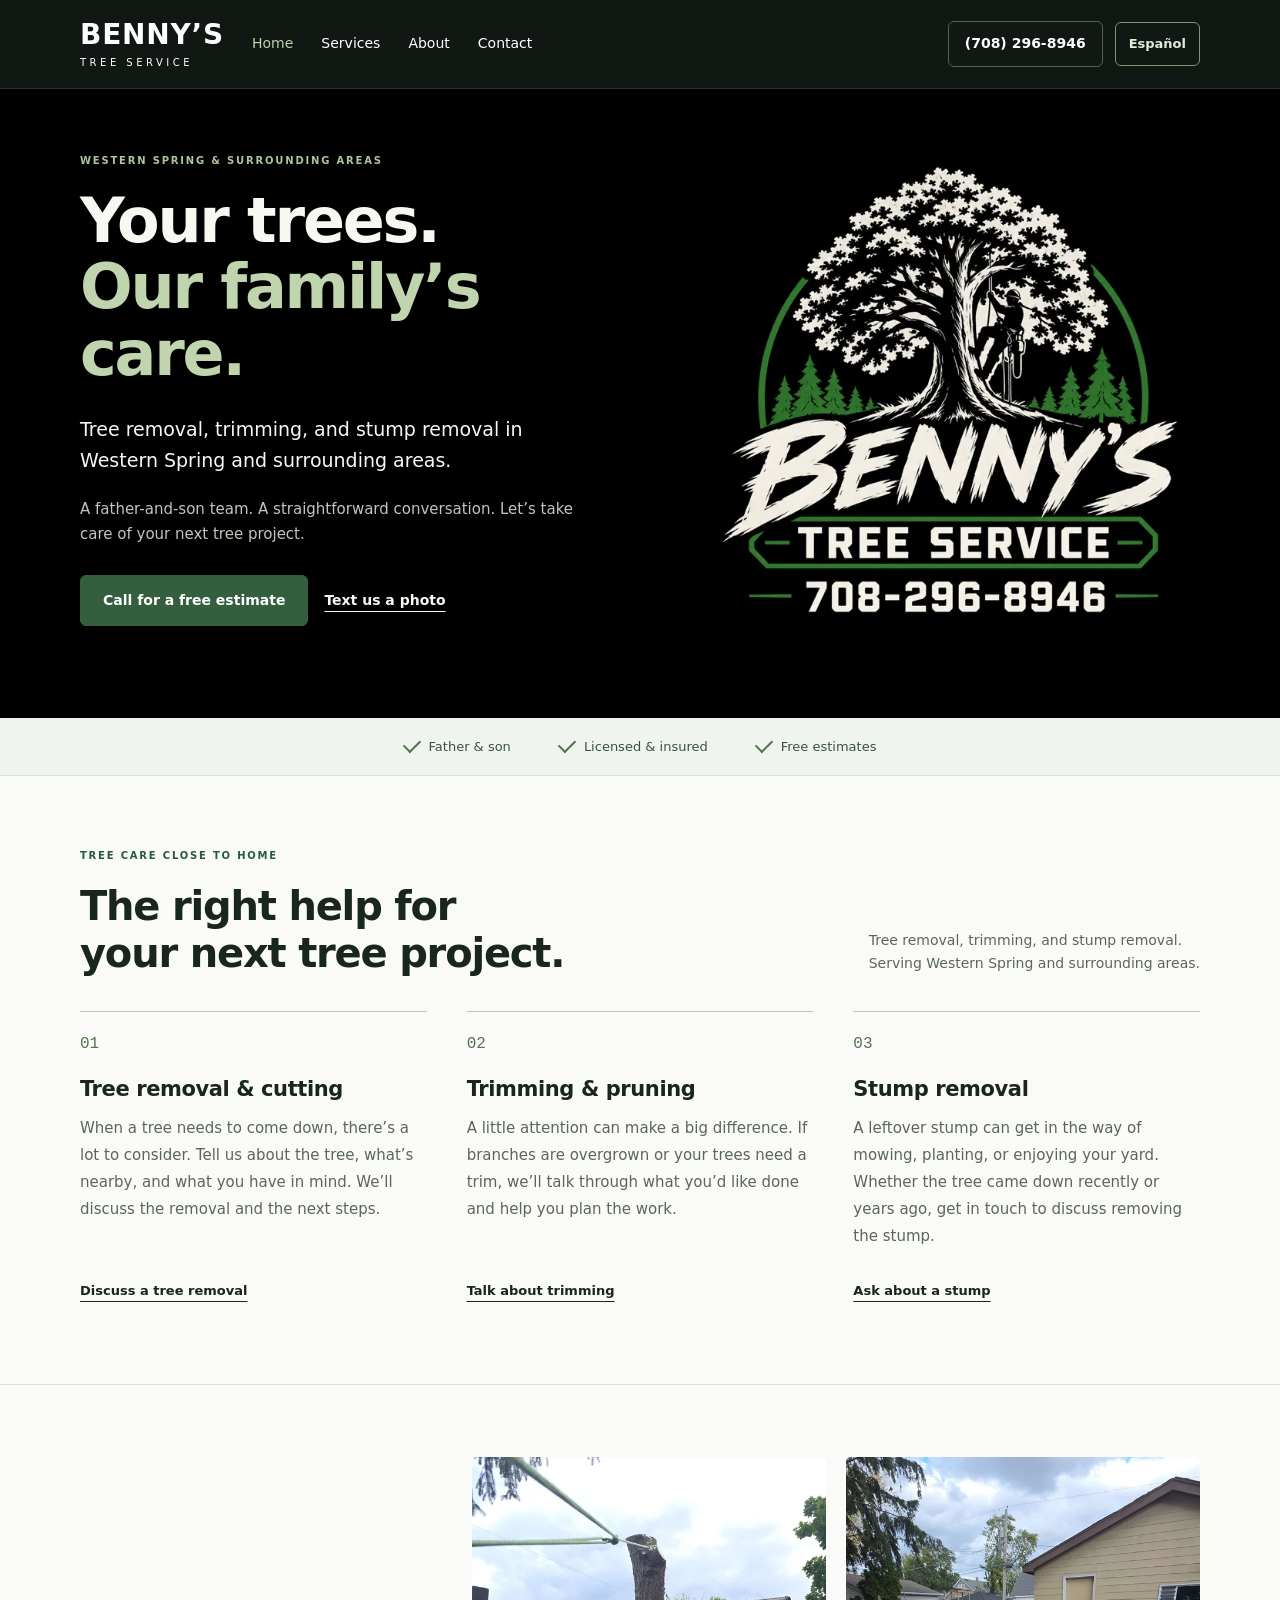
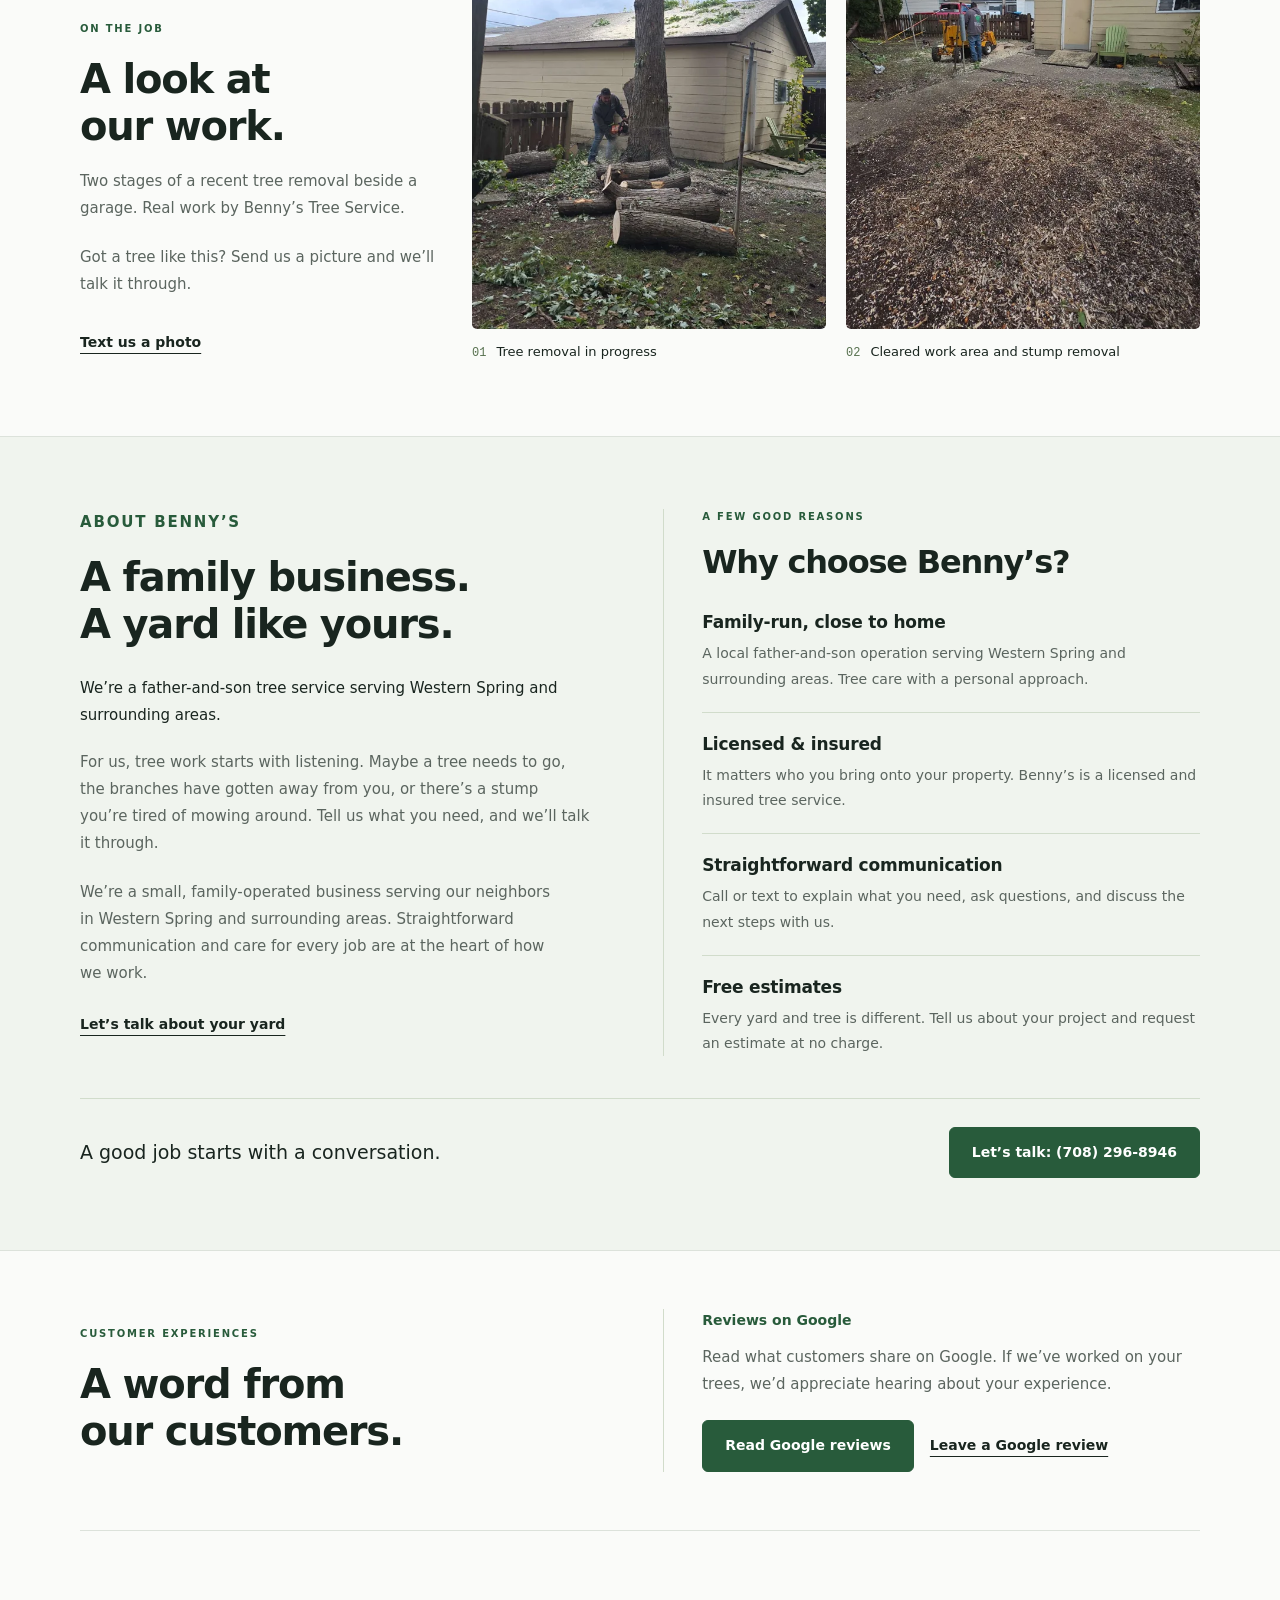
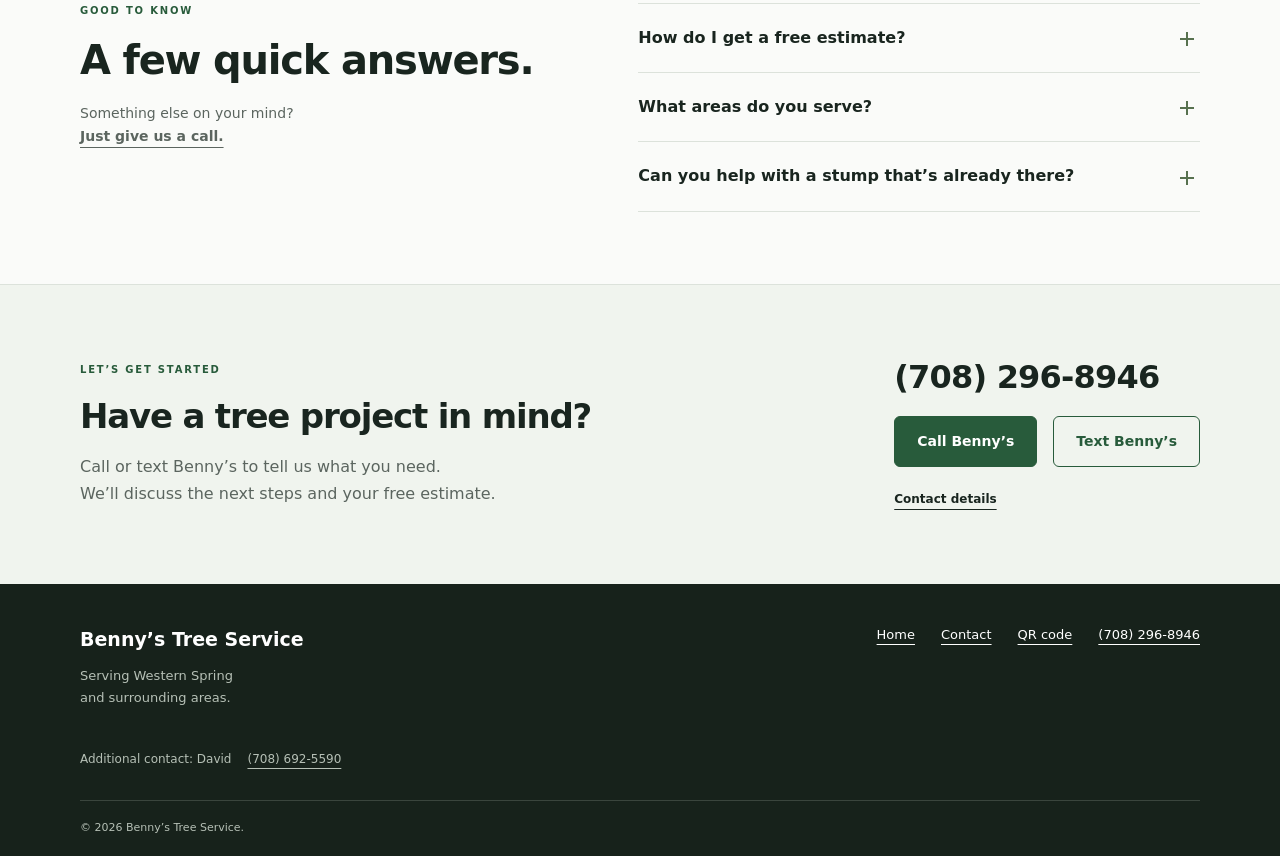
<file: index.html>
<!doctype html>
<html lang="en">
<head>
<meta charset="utf-8">
<meta name="viewport" content="width=device-width, initial-scale=1, viewport-fit=cover">
<title>Tree Removal & Trimming in Western Spring, IL | Benny's Tree Service</title>
<meta name="description" content="Family-operated tree removal, trimming, and stump removal in Western Spring and surrounding areas. Licensed and insured. Call for a free estimate.">
<link rel="canonical" href="https://bennystreeservices.com/">
<link rel="alternate" hreflang="en" href="https://bennystreeservices.com/">
<link rel="alternate" hreflang="es" href="https://bennystreeservices.com/es/">
<link rel="alternate" hreflang="x-default" href="https://bennystreeservices.com/">
<meta property="og:type" content="website">
<meta property="og:title" content="Tree Removal & Trimming in Western Spring, IL | Benny's Tree Service">
<meta property="og:description" content="Family-operated tree removal, trimming, and stump removal in Western Spring and surrounding areas. Licensed and insured. Call for a free estimate.">
<meta property="og:url" content="https://bennystreeservices.com/">
<meta property="og:image" content="https://bennystreeservices.com/assets/share-1200x630.jpg">
<meta property="og:image:width" content="1200">
<meta property="og:image:height" content="630">
<meta name="twitter:card" content="summary_large_image">
<meta property="og:site_name" content="Benny’s Tree Service">
<meta property="og:image:alt" content="Benny’s Tree Service, Western Spring, Illinois">
<meta property="og:locale" content="en_US">
<meta name="theme-color" content="#111713">
<link rel="icon" href="assets/favicon-48.png" type="image/png" sizes="48x48">
<link rel="apple-touch-icon" href="assets/apple-touch-icon.png">
<link rel="stylesheet" href="styles.css?v=7">
<script src="script.js?v=2" defer></script>
<script type="application/ld+json">
{
  "@context": "https://schema.org",
  "@graph": [
    {
      "@type": "HomeAndConstructionBusiness",
      "@id": "https://bennystreeservices.com/#business",
      "name": "Benny’s Tree Service",
      "url": "https://bennystreeservices.com/",
      "telephone": "+17082968946",
      "logo": {
        "@type": "ImageObject",
        "url": "https://bennystreeservices.com/assets/logo-640.webp",
        "width": 640,
        "height": 640
      },
      "image": [
        "https://bennystreeservices.com/assets/logo-640.webp",
        "https://bennystreeservices.com/assets/tree-removal-1000.webp",
        "https://bennystreeservices.com/assets/stump-removal-1000.webp"
      ],
      "description": "Family-operated tree removal, trimming, pruning, and stump removal in Western Spring, Illinois, and surrounding areas. Licensed and insured. Free estimates.",
      "areaServed": [
        {
          "@type": "Place",
          "name": "Western Spring and surrounding areas"
        }
      ],
      "hasOfferCatalog": {
        "@type": "OfferCatalog",
        "name": "Tree services",
        "itemListElement": [
          {
            "@type": "Offer",
            "itemOffered": {
              "@type": "Service",
              "@id": "https://bennystreeservices.com/#tree-removal",
              "name": "Tree removal and cutting",
              "serviceType": "Tree removal and cutting",
              "provider": {
                "@id": "https://bennystreeservices.com/#business"
              },
              "areaServed": [
                {
                  "@type": "Place",
                  "name": "Western Spring and surrounding areas"
                }
              ]
            }
          },
          {
            "@type": "Offer",
            "itemOffered": {
              "@type": "Service",
              "@id": "https://bennystreeservices.com/#tree-trimming",
              "name": "Tree trimming and pruning",
              "serviceType": "Tree trimming and pruning",
              "provider": {
                "@id": "https://bennystreeservices.com/#business"
              },
              "areaServed": [
                {
                  "@type": "Place",
                  "name": "Western Spring and surrounding areas"
                }
              ]
            }
          },
          {
            "@type": "Offer",
            "itemOffered": {
              "@type": "Service",
              "@id": "https://bennystreeservices.com/#stump-removal",
              "name": "Stump removal",
              "serviceType": "Stump removal",
              "provider": {
                "@id": "https://bennystreeservices.com/#business"
              },
              "areaServed": [
                {
                  "@type": "Place",
                  "name": "Western Spring and surrounding areas"
                }
              ]
            }
          }
        ]
      },
      "contactPoint": [
        {
          "@type": "ContactPoint",
          "telephone": "+17082968946",
          "contactType": "Primary contact: Benny"
        },
        {
          "@type": "ContactPoint",
          "telephone": "+17086925590",
          "contactType": "Secondary contact: David"
        }
      ],
      "sameAs": [
        "https://www.google.com/maps/place/Benny's+Tree+Service/data=!4m2!3m1!1s0x0:0xd6ebcfb1297c23f8"
      ]
    },
    {
      "@type": "WebSite",
      "@id": "https://bennystreeservices.com/#website",
      "url": "https://bennystreeservices.com/",
      "name": "Benny’s Tree Service",
      "publisher": {
        "@id": "https://bennystreeservices.com/#business"
      },
      "inLanguage": [
        "en",
        "es"
      ]
    },
    {
      "@type": "WebPage",
      "@id": "https://bennystreeservices.com/#webpage",
      "url": "https://bennystreeservices.com/",
      "name": "Tree removal and trimming in Western Spring, IL",
      "isPartOf": {
        "@id": "https://bennystreeservices.com/#website"
      },
      "about": {
        "@id": "https://bennystreeservices.com/#business"
      },
      "inLanguage": "en-US"
    }
  ]
}
</script>
</head>
<body>
<a class="skip" href="#main">Skip to content</a><header class="header"><div class="wrap header-inner">
<a class="brand" href="index.html" aria-label="Benny's Tree Service home"><span class="brand-name">BENNY’S</span><span class="brand-sub">TREE SERVICE</span></a>
<nav aria-label="Main navigation"><a href="index.html" aria-current="page">Home</a><a href="index.html#services">Services</a><a href="index.html#about">About</a><a href="contact.html" >Contact</a></nav>
<div class="header-actions"><a class="header-call" href="tel:+17082968946">(708) 296-8946</a><a class="language-switch" href="es/index.html" lang="es" hreflang="es" data-language-choice="es" aria-label="Ver esta página en español">Español</a></div>
</div></header><main id="main"><aside class="language-prompt" aria-label="Idioma de la página" lang="es" hidden><div class="wrap language-prompt-inner"><div><strong>¿Prefieres español?</strong><p>También puedes leer todo el sitio en español.</p></div><div class="language-prompt-actions"><a class="button" href="es/index.html" data-language-choice="es">Traducir al español</a><button class="language-dismiss" type="button" data-dismiss-language aria-label="Cerrar aviso de idioma">Cerrar</button></div></div></aside>
<div class="hero-shell"><section class="hero wrap"><div class="hero-copy"><p class="eyebrow">WESTERN SPRING &amp; SURROUNDING AREAS</p><h1>Your trees.<br><span class="hero-accent">Our family’s care.</span></h1><p class="intro">Tree removal, trimming, and stump removal in Western Spring and surrounding areas.</p><p class="hero-detail">A father-and-son team. A straightforward conversation. Let’s take care of your next tree project.</p><div class="actions"><a class="button" href="tel:+17082968946">Call for a free estimate</a><a class="text-link" href="sms:+17082968946">Text us a photo</a></div></div><div class="hero-logo"><img src="assets/logo-640.webp" srcset="assets/logo-320.webp 320w, assets/logo-640.webp 640w" sizes="(max-width: 700px) 120px, 480px" fetchpriority="high" width="640" height="640" alt="Benny’s Tree Service logo with a tree and climbing arborist. Phone 708-296-8946."></div></section></div>
<div class="trust-strip"><div class="wrap"><span>Father &amp; son</span><span>Licensed &amp; insured</span><span>Free estimates</span></div></div>
<section class="services section" id="services">
  <div class="wrap">
    <div class="section-top">
      <div><p class="eyebrow">TREE CARE CLOSE TO HOME</p><h2>The right help for<br>your next tree project.</h2></div>
      <p>Tree removal, trimming, and stump removal.<br>Serving Western Spring and surrounding areas.</p>
    </div>
    <div class="service-grid">
      <article id="tree-removal"><span class="service-number">01</span><h3>Tree removal &amp; cutting</h3><p>When a tree needs to come down, there’s a lot to consider. Tell us about the tree, what’s nearby, and what you have in mind. We’ll discuss the removal and the next steps.</p><a class="text-link" href="contact.html">Discuss a tree removal</a></article>
      <article id="tree-trimming"><span class="service-number">02</span><h3>Trimming &amp; pruning</h3><p>A little attention can make a big difference. If branches are overgrown or your trees need a trim, we’ll talk through what you’d like done and help you plan the work.</p><a class="text-link" href="contact.html">Talk about trimming</a></article>
      <article id="stump-removal"><span class="service-number">03</span><h3>Stump removal</h3><p>A leftover stump can get in the way of mowing, planting, or enjoying your yard. Whether the tree came down recently or years ago, get in touch to discuss removing the stump.</p><a class="text-link" href="contact.html">Ask about a stump</a></article>
    </div>
  </div>
</section>
<section class="section wrap work" id="work"><div class="work-intro"><p class="eyebrow">ON THE JOB</p><h2>A look at our work.</h2><p>Two stages of a recent tree removal beside a garage. Real work by Benny’s Tree Service.</p><p>Got a tree like this? Send us a picture and we’ll talk it through.</p><a class="text-link" href="sms:+17082968946">Text us a photo</a></div><div class="gallery"><figure><img src="assets/tree-removal-1000.webp" srcset="assets/tree-removal-600.webp 600w, assets/tree-removal-1000.webp 1000w" sizes="(max-width: 950px) 50vw, 380px" width="1000" height="1333" loading="lazy" alt="Benny’s worker cutting a remaining tree trunk beside a residential garage, with cut logs in the yard."><figcaption><span>01</span>Tree removal in progress</figcaption></figure><figure><img src="assets/stump-removal-1000.webp" srcset="assets/stump-removal-600.webp 600w, assets/stump-removal-1000.webp 1000w" sizes="(max-width: 950px) 50vw, 380px" width="1000" height="1333" loading="lazy" alt="Worker with stump-removal equipment in the cleared yard beside the same garage, with wood chips on the ground."><figcaption><span>02</span>Cleared work area and stump removal</figcaption></figure></div></section>
<section class="about section" id="about">
  <div class="wrap">
    <div class="about-grid">
      <div class="about-story"><p class="eyebrow">ABOUT BENNY’S</p><h2>A family business.<br>A yard like yours.</h2><p class="intro">We’re a father-and-son tree service serving Western Spring and surrounding areas.</p><p>For us, tree work starts with listening. Maybe a tree needs to go, the branches have gotten away from you, or there’s a stump you’re tired of mowing around. Tell us what you need, and we’ll talk it through.</p><p>We’re a small, family-operated business serving our neighbors in Western Spring and surrounding areas. Straightforward communication and care for every job are at the heart of how we work.</p><a class="text-link" href="contact.html">Let’s talk about your yard</a></div>
      <div class="why-benny" aria-labelledby="why-heading"><p class="eyebrow">A FEW GOOD REASONS</p><h2 id="why-heading">Why choose Benny’s?</h2><div class="reasons">
        <div><h3>Family-run, close to home</h3><p>A local father-and-son operation serving Western Spring and surrounding areas. Tree care with a personal approach.</p></div>
        <div><h3>Licensed &amp; insured</h3><p>It matters who you bring onto your property. Benny’s is a licensed and insured tree service.</p></div>
        <div><h3>Straightforward communication</h3><p>Call or text to explain what you need, ask questions, and discuss the next steps with us.</p></div>
        <div><h3>Free estimates</h3><p>Every yard and tree is different. Tell us about your project and request an estimate at no charge.</p></div>
      </div></div>
    </div>
    <div class="about-next"><p>A good job starts with a conversation.</p><a class="button" href="tel:+17082968946">Let’s talk: (708) 296-8946</a></div>
  </div>
</section>
<!-- GOOGLE_REVIEWS_START -->
<section class="section wrap reviews-section" id="reviews" aria-labelledby="reviews-heading">
  <div class="reviews-layout"><div class="reviews-heading"><p class="eyebrow">CUSTOMER EXPERIENCES</p><h2 id="reviews-heading">A word from our customers.</h2></div><div class="reviews-copy"><p class="reviews-label">Reviews on Google</p><p>Read what customers share on Google. If we’ve worked on your trees, we’d appreciate hearing about your experience.</p><div class="review-actions"><a class="button" href="https://www.google.com/maps/place/Benny&#x27;s+Tree+Service/data=!4m2!3m1!1s0x0:0xd6ebcfb1297c23f8">Read Google reviews</a><a class="text-link" href="https://search.google.com/local/writereview?placeid=ChIJSx2n8VoAGgsR-CN8KbHP69Y">Leave a Google review</a></div></div></div>
</section>
<!-- GOOGLE_REVIEWS_END -->
<section class="section wrap questions" aria-labelledby="questions-heading"><div><p class="eyebrow">GOOD TO KNOW</p><h2 id="questions-heading">A few quick answers.</h2><p>Something else on your mind?<br><a class="text-link" href="tel:+17082968946">Just give us a call.</a></p></div><div class="question-list"><details><summary>How do I get a free estimate?</summary><p>Call or text (708) 296-8946. Tell us what work you need and where you’re located. Pictures are helpful, too. We’ll discuss your project and the next steps for an estimate.</p></details><details><summary>What areas do you serve?</summary><p>We serve Western Spring and surrounding areas. Share your location when you get in touch so we can discuss your job.</p></details><details><summary>Can you help with a stump that’s already there?</summary><p>Yes, stump removal is one of our services. Send a picture and your general location, or give us a call to talk about the stump.</p></details></div></section>
<section class="estimate section"><div class="wrap estimate-inner"><div><p class="eyebrow">LET’S GET STARTED</p><h2>Have a tree project in mind?</h2><p>Call or text Benny’s to tell us what you need.<br>We’ll discuss the next steps and your free estimate.</p></div><div class="estimate-contact"><a class="phone" href="tel:+17082968946">(708) 296-8946</a><div class="actions"><a class="button" href="tel:+17082968946">Call Benny’s</a><a class="button outline" href="sms:+17082968946">Text Benny’s</a></div><a class="text-link" href="contact.html">Contact details</a></div></div></section>
</main><footer><div class="wrap footer-main"><div><a class="footer-brand" href="index.html">Benny’s Tree Service</a><p>Serving Western Spring<br>and surrounding areas.</p></div><div class="footer-links"><a href="index.html">Home</a><a href="contact.html">Contact</a><a href="contact.html#qr-code">QR code</a><a href="tel:+17082968946">(708) 296-8946</a></div></div><div class="wrap footer-secondary">Additional contact: David <a href="tel:+17086925590">(708) 692-5590</a></div><div class="wrap copyright">© <span data-year>2026</span> Benny’s Tree Service.</div></footer><nav class="mobile-contact" aria-label="Quick contact"><a href="tel:+17082968946">Call Benny’s</a><a href="sms:+17082968946">Text a photo</a></nav></body></html>
</file>
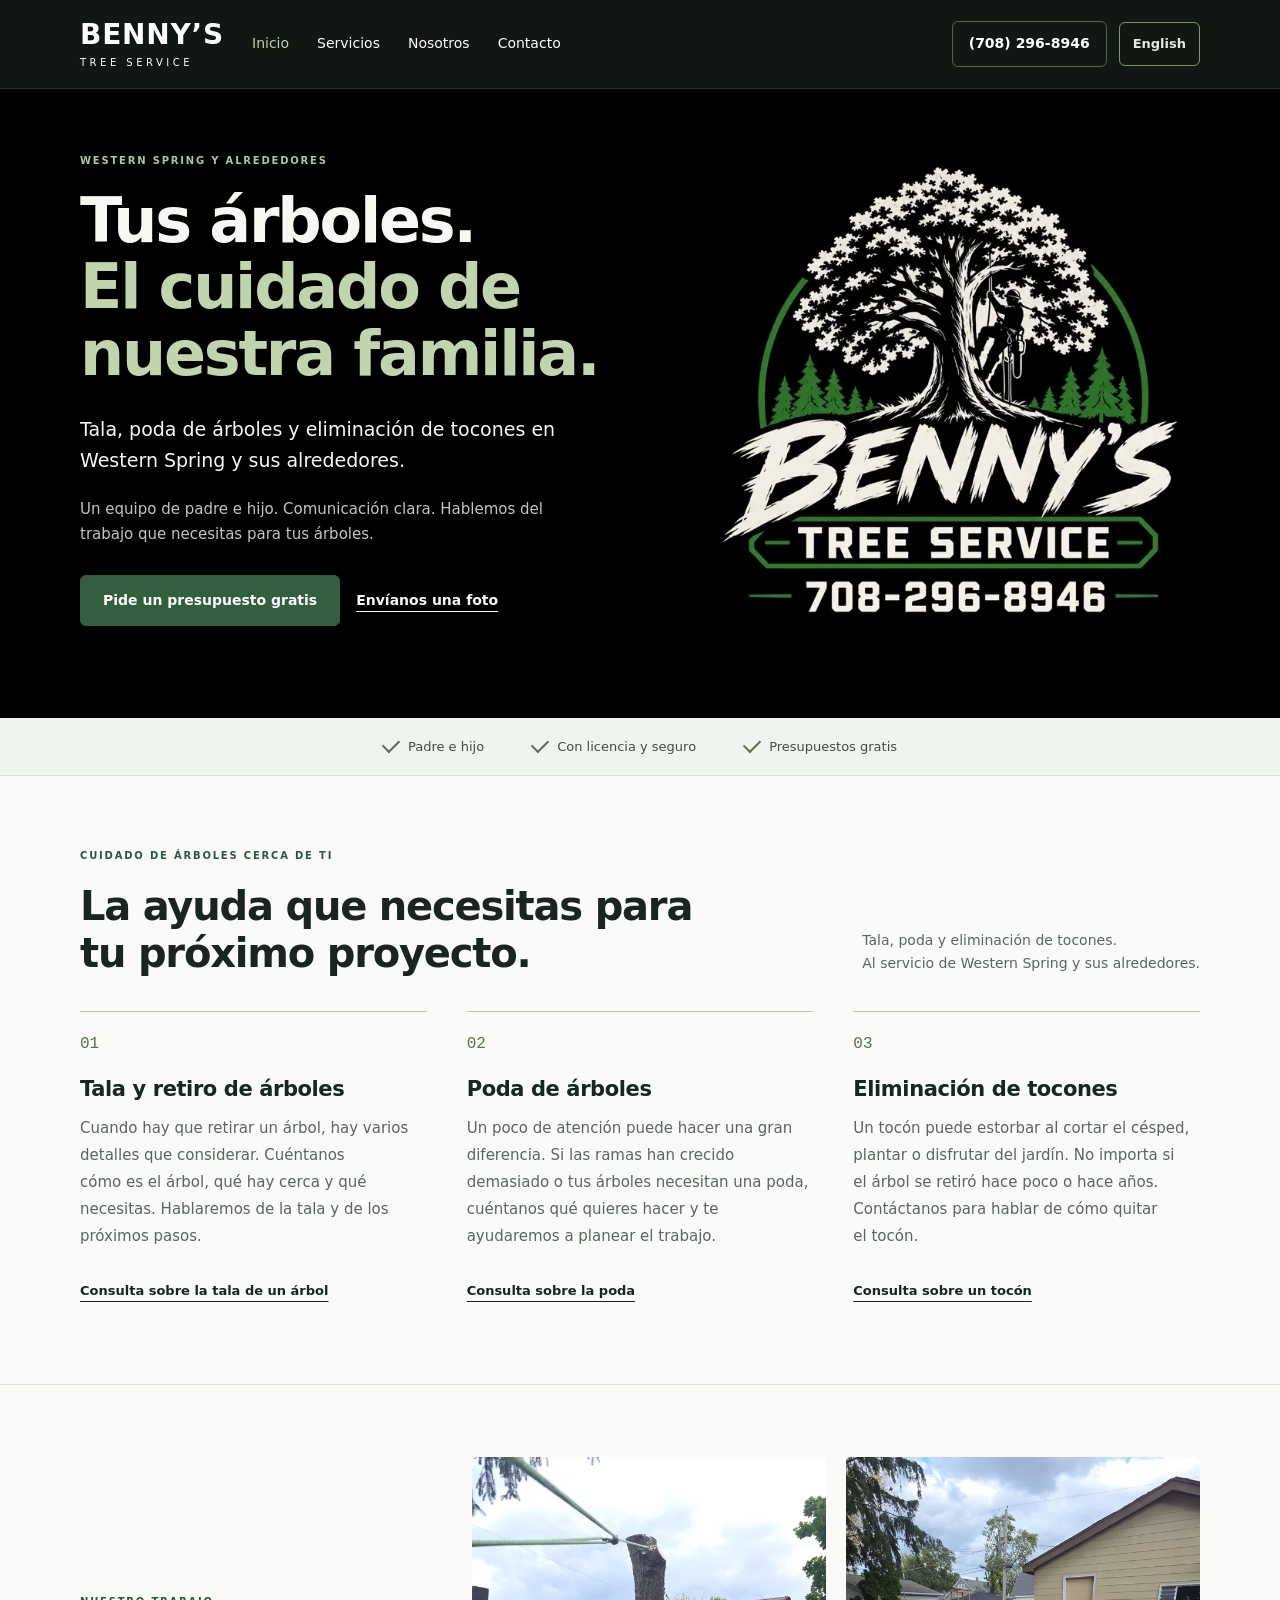
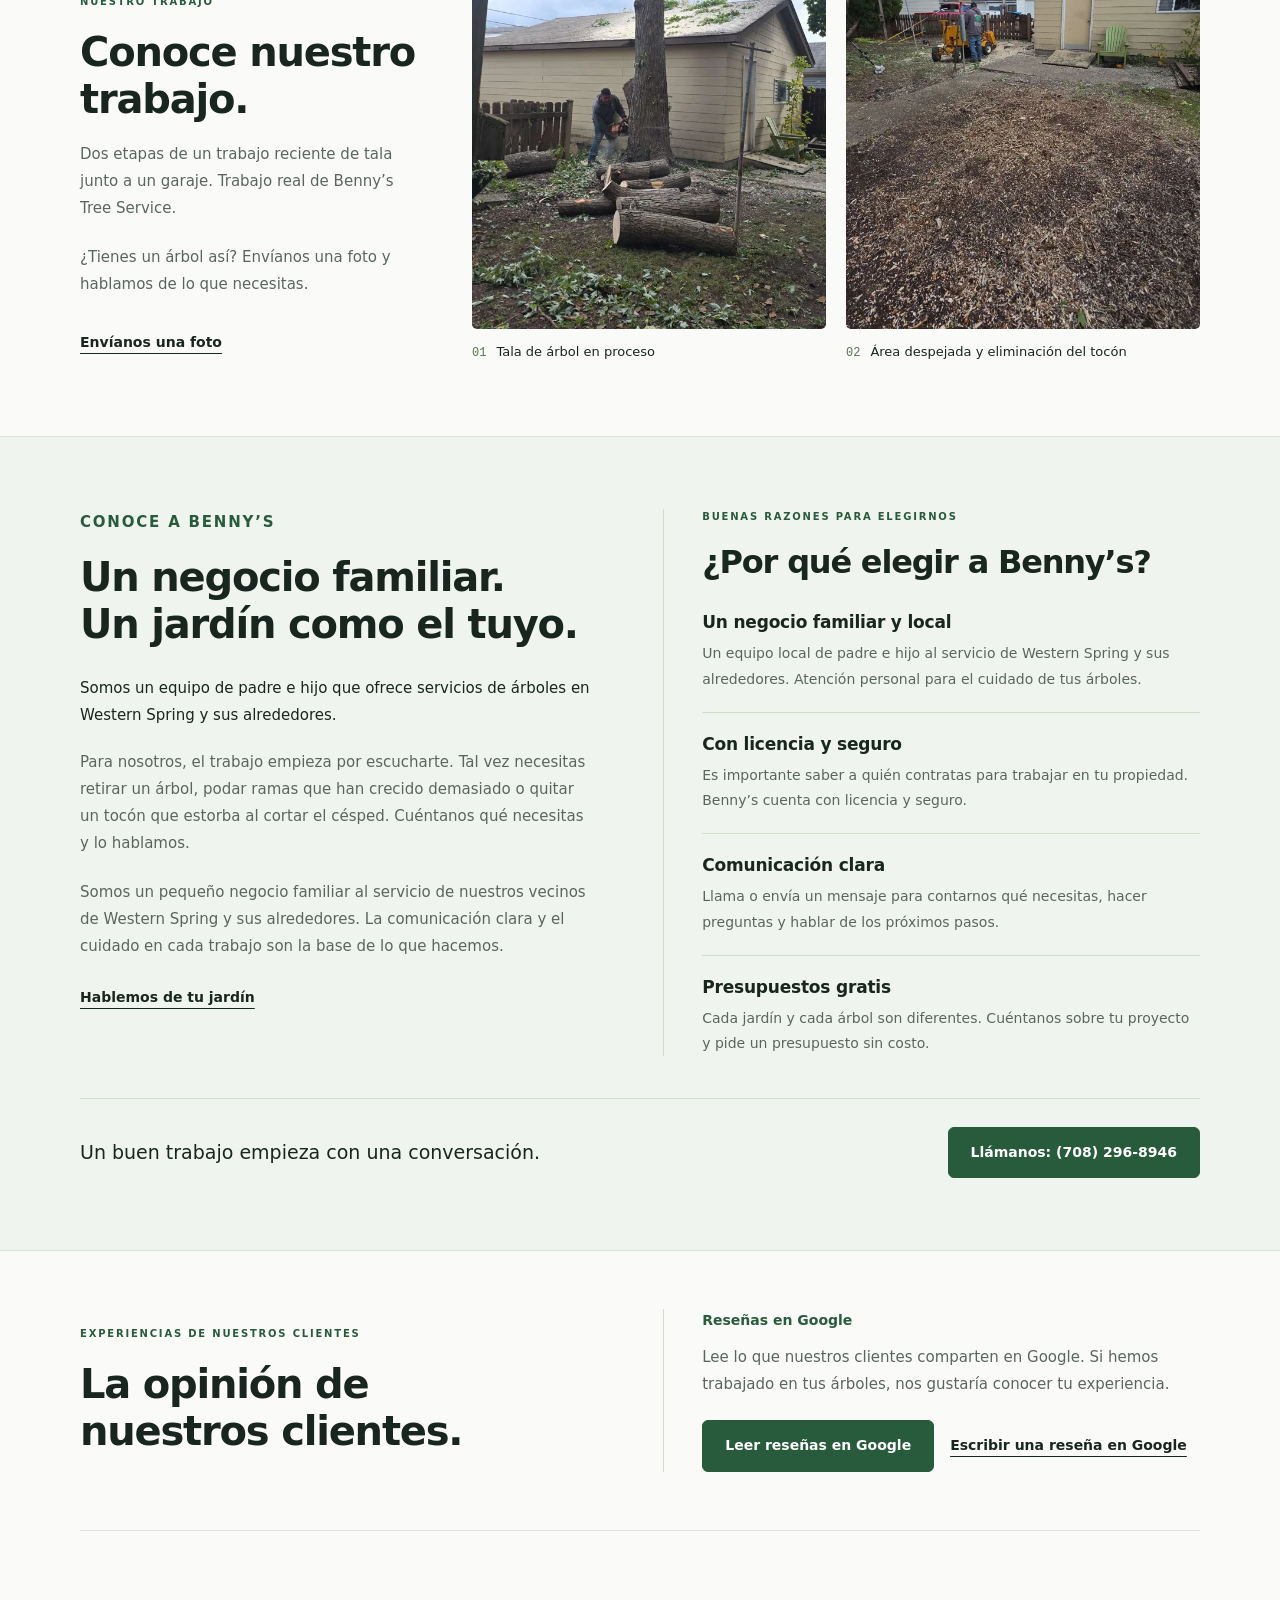
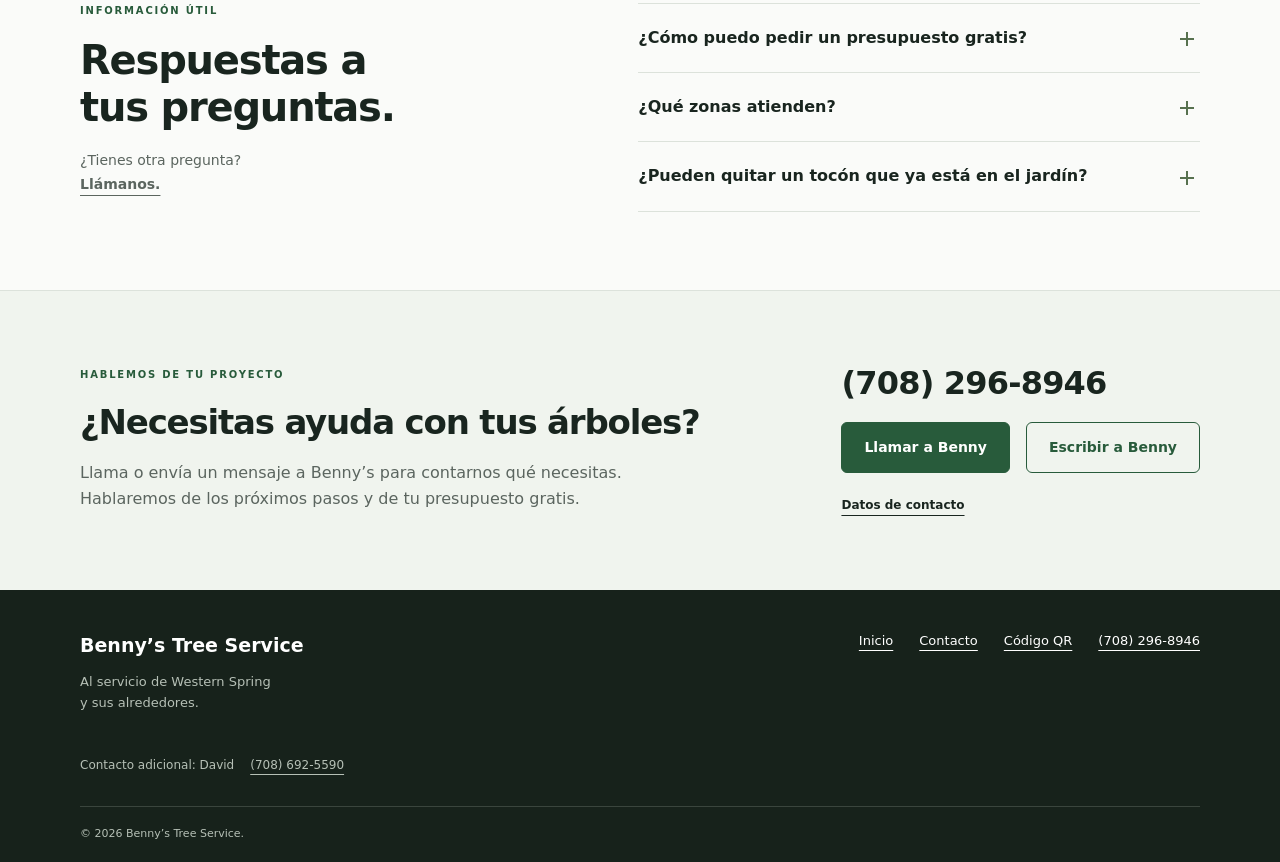
<file: es/index.html>
<!doctype html>
<html lang="es">
<head>
<meta charset="utf-8">
<meta name="viewport" content="width=device-width, initial-scale=1, viewport-fit=cover">
<title>Tala y poda de árboles en Western Spring, IL | Benny's Tree Service</title>
<meta name="description" content="Negocio familiar de tala, poda de árboles y eliminación de tocones en Western Spring y sus alrededores. Con licencia y seguro. Pide un presupuesto gratis.">
<link rel="canonical" href="https://bennystreeservices.com/es/">
<link rel="alternate" hreflang="en" href="https://bennystreeservices.com/">
<link rel="alternate" hreflang="es" href="https://bennystreeservices.com/es/">
<link rel="alternate" hreflang="x-default" href="https://bennystreeservices.com/">
<meta property="og:type" content="website">
<meta property="og:title" content="Tala y poda de árboles en Western Spring, IL | Benny&#x27;s Tree Service">
<meta property="og:description" content="Negocio familiar de tala, poda de árboles y eliminación de tocones en Western Spring y sus alrededores. Con licencia y seguro. Pide un presupuesto gratis.">
<meta property="og:url" content="https://bennystreeservices.com/es/">
<meta property="og:image" content="https://bennystreeservices.com/assets/share-1200x630.jpg">
<meta property="og:image:width" content="1200">
<meta property="og:image:height" content="630">
<meta name="twitter:card" content="summary_large_image">
<meta property="og:site_name" content="Benny’s Tree Service">
<meta property="og:image:alt" content="Benny’s Tree Service en Western Spring, Illinois">
<meta property="og:locale" content="es_US">
<meta name="theme-color" content="#111713">
<link rel="icon" href="../assets/favicon-48.png" type="image/png" sizes="48x48">
<link rel="apple-touch-icon" href="../assets/apple-touch-icon.png">
<link rel="stylesheet" href="../styles.css?v=7">
<script src="../script.js?v=2" defer></script>
<script type="application/ld+json">
{
  "@context": "https://schema.org",
  "@graph": [
    {
      "@type": "HomeAndConstructionBusiness",
      "@id": "https://bennystreeservices.com/#business",
      "name": "Benny’s Tree Service",
      "url": "https://bennystreeservices.com/",
      "telephone": "+17082968946",
      "logo": {
        "@type": "ImageObject",
        "url": "https://bennystreeservices.com/assets/logo-640.webp",
        "width": 640,
        "height": 640
      },
      "image": [
        "https://bennystreeservices.com/assets/logo-640.webp",
        "https://bennystreeservices.com/assets/tree-removal-1000.webp",
        "https://bennystreeservices.com/assets/stump-removal-1000.webp"
      ],
      "description": "Negocio familiar de tala, poda y eliminación de tocones en Western Spring, Illinois, y sus alrededores. Con licencia y seguro. Presupuestos gratis.",
      "areaServed": [
        {
          "@type": "Place",
          "name": "Western Spring y sus alrededores"
        }
      ],
      "hasOfferCatalog": {
        "@type": "OfferCatalog",
        "name": "Servicios de árboles",
        "itemListElement": [
          {
            "@type": "Offer",
            "itemOffered": {
              "@type": "Service",
              "@id": "https://bennystreeservices.com/#tree-removal",
              "name": "Tala y retiro de árboles",
              "serviceType": "Tala y retiro de árboles",
              "provider": {
                "@id": "https://bennystreeservices.com/#business"
              },
              "areaServed": [
                {
                  "@type": "Place",
                  "name": "Western Spring y sus alrededores"
                }
              ]
            }
          },
          {
            "@type": "Offer",
            "itemOffered": {
              "@type": "Service",
              "@id": "https://bennystreeservices.com/#tree-trimming",
              "name": "Poda de árboles",
              "serviceType": "Poda de árboles",
              "provider": {
                "@id": "https://bennystreeservices.com/#business"
              },
              "areaServed": [
                {
                  "@type": "Place",
                  "name": "Western Spring y sus alrededores"
                }
              ]
            }
          },
          {
            "@type": "Offer",
            "itemOffered": {
              "@type": "Service",
              "@id": "https://bennystreeservices.com/#stump-removal",
              "name": "Eliminación de tocones",
              "serviceType": "Eliminación de tocones",
              "provider": {
                "@id": "https://bennystreeservices.com/#business"
              },
              "areaServed": [
                {
                  "@type": "Place",
                  "name": "Western Spring y sus alrededores"
                }
              ]
            }
          }
        ]
      },
      "contactPoint": [
        {
          "@type": "ContactPoint",
          "telephone": "+17082968946",
          "contactType": "Contacto principal: Benny"
        },
        {
          "@type": "ContactPoint",
          "telephone": "+17086925590",
          "contactType": "Contacto adicional: David"
        }
      ],
      "sameAs": [
        "https://www.google.com/maps/place/Benny's+Tree+Service/data=!4m2!3m1!1s0x0:0xd6ebcfb1297c23f8"
      ]
    },
    {
      "@type": "WebSite",
      "@id": "https://bennystreeservices.com/#website",
      "url": "https://bennystreeservices.com/",
      "name": "Benny’s Tree Service",
      "publisher": {
        "@id": "https://bennystreeservices.com/#business"
      },
      "inLanguage": [
        "en",
        "es"
      ]
    },
    {
      "@type": "WebPage",
      "@id": "https://bennystreeservices.com/es/#webpage",
      "url": "https://bennystreeservices.com/es/",
      "name": "Tala y poda de árboles en Western Spring, IL",
      "isPartOf": {
        "@id": "https://bennystreeservices.com/#website"
      },
      "about": {
        "@id": "https://bennystreeservices.com/#business"
      },
      "inLanguage": "es"
    }
  ]
}
</script>
</head>
<body>
<a class="skip" href="#main">Saltar al contenido</a><header class="header"><div class="wrap header-inner">
<a class="brand" href="index.html" aria-label="Inicio de Benny&#x27;s Tree Service"><span class="brand-name">BENNY’S</span><span class="brand-sub">TREE SERVICE</span></a>
<nav aria-label="Navegación principal"><a href="index.html" aria-current="page">Inicio</a><a href="index.html#services">Servicios</a><a href="index.html#about">Nosotros</a><a href="contact.html">Contacto</a></nav>
<div class="header-actions"><a class="header-call" href="tel:+17082968946">(708) 296-8946</a><a class="language-switch" href="../index.html" lang="en" hreflang="en" data-language-choice="en" aria-label="View this page in English">English</a></div>
</div></header><main id="main">
<div class="hero-shell"><section class="hero wrap"><div class="hero-copy"><p class="eyebrow">WESTERN SPRING Y ALREDEDORES</p><h1>Tus árboles.<br><span class="hero-accent">El cuidado de nuestra familia.</span></h1><p class="intro">Tala, poda de árboles y eliminación de tocones en Western Spring y sus alrededores.</p><p class="hero-detail">Un equipo de padre e hijo. Comunicación clara. Hablemos del trabajo que necesitas para tus árboles.</p><div class="actions"><a class="button" href="tel:+17082968946">Pide un presupuesto gratis</a><a class="text-link" href="sms:+17082968946">Envíanos una foto</a></div></div><div class="hero-logo"><img src="../assets/logo-640.webp" srcset="../assets/logo-320.webp 320w, ../assets/logo-640.webp 640w" sizes="(max-width: 700px) 120px, 480px" fetchpriority="high" width="640" height="640" alt="Logotipo de Benny’s Tree Service con un árbol y un trabajador trepando. Teléfono 708-296-8946."></div></section></div>
<div class="trust-strip"><div class="wrap"><span>Padre e hijo</span><span>Con licencia y seguro</span><span>Presupuestos gratis</span></div></div>
<section class="services section" id="services">
  <div class="wrap">
    <div class="section-top">
      <div><p class="eyebrow">CUIDADO DE ÁRBOLES CERCA DE TI</p><h2>La ayuda que necesitas para<br>tu próximo proyecto.</h2></div>
      <p>Tala, poda y eliminación de tocones.<br>Al servicio de Western Spring y sus alrededores.</p>
    </div>
    <div class="service-grid">
      <article id="tree-removal"><span class="service-number">01</span><h3>Tala y retiro de árboles</h3><p>Cuando hay que retirar un árbol, hay varios detalles que considerar. Cuéntanos cómo es el árbol, qué hay cerca y qué necesitas. Hablaremos de la tala y de los próximos pasos.</p><a class="text-link" href="contact.html">Consulta sobre la tala de un árbol</a></article>
      <article id="tree-trimming"><span class="service-number">02</span><h3>Poda de árboles</h3><p>Un poco de atención puede hacer una gran diferencia. Si las ramas han crecido demasiado o tus árboles necesitan una poda, cuéntanos qué quieres hacer y te ayudaremos a planear el trabajo.</p><a class="text-link" href="contact.html">Consulta sobre la poda</a></article>
      <article id="stump-removal"><span class="service-number">03</span><h3>Eliminación de tocones</h3><p>Un tocón puede estorbar al cortar el césped, plantar o disfrutar del jardín. No importa si el árbol se retiró hace poco o hace años. Contáctanos para hablar de cómo quitar el tocón.</p><a class="text-link" href="contact.html">Consulta sobre un tocón</a></article>
    </div>
  </div>
</section>
<section class="section wrap work" id="work"><div class="work-intro"><p class="eyebrow">NUESTRO TRABAJO</p><h2>Conoce nuestro trabajo.</h2><p>Dos etapas de un trabajo reciente de tala junto a un garaje. Trabajo real de Benny’s Tree Service.</p><p>¿Tienes un árbol así? Envíanos una foto y hablamos de lo que necesitas.</p><a class="text-link" href="sms:+17082968946">Envíanos una foto</a></div><div class="gallery"><figure><img src="../assets/tree-removal-1000.webp" srcset="../assets/tree-removal-600.webp 600w, ../assets/tree-removal-1000.webp 1000w" sizes="(max-width: 950px) 50vw, 380px" width="1000" height="1333" loading="lazy" alt="Trabajador de Benny’s cortando un tronco junto al garaje de una casa, con troncos cortados en el jardín."><figcaption><span>01</span>Tala de árbol en proceso</figcaption></figure><figure><img src="../assets/stump-removal-1000.webp" srcset="../assets/stump-removal-600.webp 600w, ../assets/stump-removal-1000.webp 1000w" sizes="(max-width: 950px) 50vw, 380px" width="1000" height="1333" loading="lazy" alt="Trabajador con equipo para eliminar tocones en el jardín despejado junto al mismo garaje, con virutas de madera en el suelo."><figcaption><span>02</span>Área despejada y eliminación del tocón</figcaption></figure></div></section>
<section class="about section" id="about">
  <div class="wrap">
    <div class="about-grid">
      <div class="about-story"><p class="eyebrow">CONOCE A BENNY’S</p><h2>Un negocio familiar.<br>Un jardín como el tuyo.</h2><p class="intro">Somos un equipo de padre e hijo que ofrece servicios de árboles en Western Spring y sus alrededores.</p><p>Para nosotros, el trabajo empieza por escucharte. Tal vez necesitas retirar un árbol, podar ramas que han crecido demasiado o quitar un tocón que estorba al cortar el césped. Cuéntanos qué necesitas y lo hablamos.</p><p>Somos un pequeño negocio familiar al servicio de nuestros vecinos de Western Spring y sus alrededores. La comunicación clara y el cuidado en cada trabajo son la base de lo que hacemos.</p><a class="text-link" href="contact.html">Hablemos de tu jardín</a></div>
      <div class="why-benny" aria-labelledby="why-heading"><p class="eyebrow">BUENAS RAZONES PARA ELEGIRNOS</p><h2 id="why-heading">¿Por qué elegir a Benny’s?</h2><div class="reasons">
        <div><h3>Un negocio familiar y local</h3><p>Un equipo local de padre e hijo al servicio de Western Spring y sus alrededores. Atención personal para el cuidado de tus árboles.</p></div>
        <div><h3>Con licencia y seguro</h3><p>Es importante saber a quién contratas para trabajar en tu propiedad. Benny’s cuenta con licencia y seguro.</p></div>
        <div><h3>Comunicación clara</h3><p>Llama o envía un mensaje para contarnos qué necesitas, hacer preguntas y hablar de los próximos pasos.</p></div>
        <div><h3>Presupuestos gratis</h3><p>Cada jardín y cada árbol son diferentes. Cuéntanos sobre tu proyecto y pide un presupuesto sin costo.</p></div>
      </div></div>
    </div>
    <div class="about-next"><p>Un buen trabajo empieza con una conversación.</p><a class="button" href="tel:+17082968946">Llámanos: (708) 296-8946</a></div>
  </div>
</section>
<!-- GOOGLE_REVIEWS_START -->
<section class="section wrap reviews-section" id="reviews" aria-labelledby="reviews-heading">
  <div class="reviews-layout"><div class="reviews-heading"><p class="eyebrow">EXPERIENCIAS DE NUESTROS CLIENTES</p><h2 id="reviews-heading">La opinión de nuestros clientes.</h2></div><div class="reviews-copy"><p class="reviews-label">Reseñas en Google</p><p>Lee lo que nuestros clientes comparten en Google. Si hemos trabajado en tus árboles, nos gustaría conocer tu experiencia.</p><div class="review-actions"><a class="button" href="https://www.google.com/maps/place/Benny&#x27;s+Tree+Service/data=!4m2!3m1!1s0x0:0xd6ebcfb1297c23f8">Leer reseñas en Google</a><a class="text-link" href="https://search.google.com/local/writereview?placeid=ChIJSx2n8VoAGgsR-CN8KbHP69Y">Escribir una reseña en Google</a></div></div></div>
</section>
<!-- GOOGLE_REVIEWS_END -->
<section class="section wrap questions" aria-labelledby="questions-heading"><div><p class="eyebrow">INFORMACIÓN ÚTIL</p><h2 id="questions-heading">Respuestas a tus preguntas.</h2><p>¿Tienes otra pregunta?<br><a class="text-link" href="tel:+17082968946">Llámanos.</a></p></div><div class="question-list"><details><summary>¿Cómo puedo pedir un presupuesto gratis?</summary><p>Llama o envía un mensaje al (708) 296-8946. Cuéntanos qué trabajo necesitas y dónde estás. Las fotos también ayudan. Hablaremos de tu proyecto y de los próximos pasos para darte un presupuesto.</p></details><details><summary>¿Qué zonas atienden?</summary><p>Atendemos Western Spring y sus alrededores. Dinos dónde estás cuando nos contactes para hablar de tu trabajo.</p></details><details><summary>¿Pueden quitar un tocón que ya está en el jardín?</summary><p>Sí, la eliminación de tocones es uno de nuestros servicios. Envíanos una foto y tu ubicación aproximada, o llámanos para hablar del tocón.</p></details></div></section>
<section class="estimate section"><div class="wrap estimate-inner"><div><p class="eyebrow">HABLEMOS DE TU PROYECTO</p><h2>¿Necesitas ayuda con tus árboles?</h2><p>Llama o envía un mensaje a Benny’s para contarnos qué necesitas.<br>Hablaremos de los próximos pasos y de tu presupuesto gratis.</p></div><div class="estimate-contact"><a class="phone" href="tel:+17082968946">(708) 296-8946</a><div class="actions"><a class="button" href="tel:+17082968946">Llamar a Benny</a><a class="button outline" href="sms:+17082968946">Escribir a Benny</a></div><a class="text-link" href="contact.html">Datos de contacto</a></div></div></section>
</main><footer><div class="wrap footer-main"><div><a class="footer-brand" href="index.html">Benny’s Tree Service</a><p>Al servicio de Western Spring<br>y sus alrededores.</p></div><div class="footer-links"><a href="index.html">Inicio</a><a href="contact.html">Contacto</a><a href="contact.html#qr-code">Código QR</a><a href="tel:+17082968946">(708) 296-8946</a></div></div><div class="wrap footer-secondary">Contacto adicional: David <a href="tel:+17086925590">(708) 692-5590</a></div><div class="wrap copyright">© <span data-year>2026</span> Benny’s Tree Service.</div></footer><nav class="mobile-contact" aria-label="Contacto rápido"><a href="tel:+17082968946">Llamar a Benny</a><a href="sms:+17082968946">Enviar una foto</a></nav></body></html>
</file>
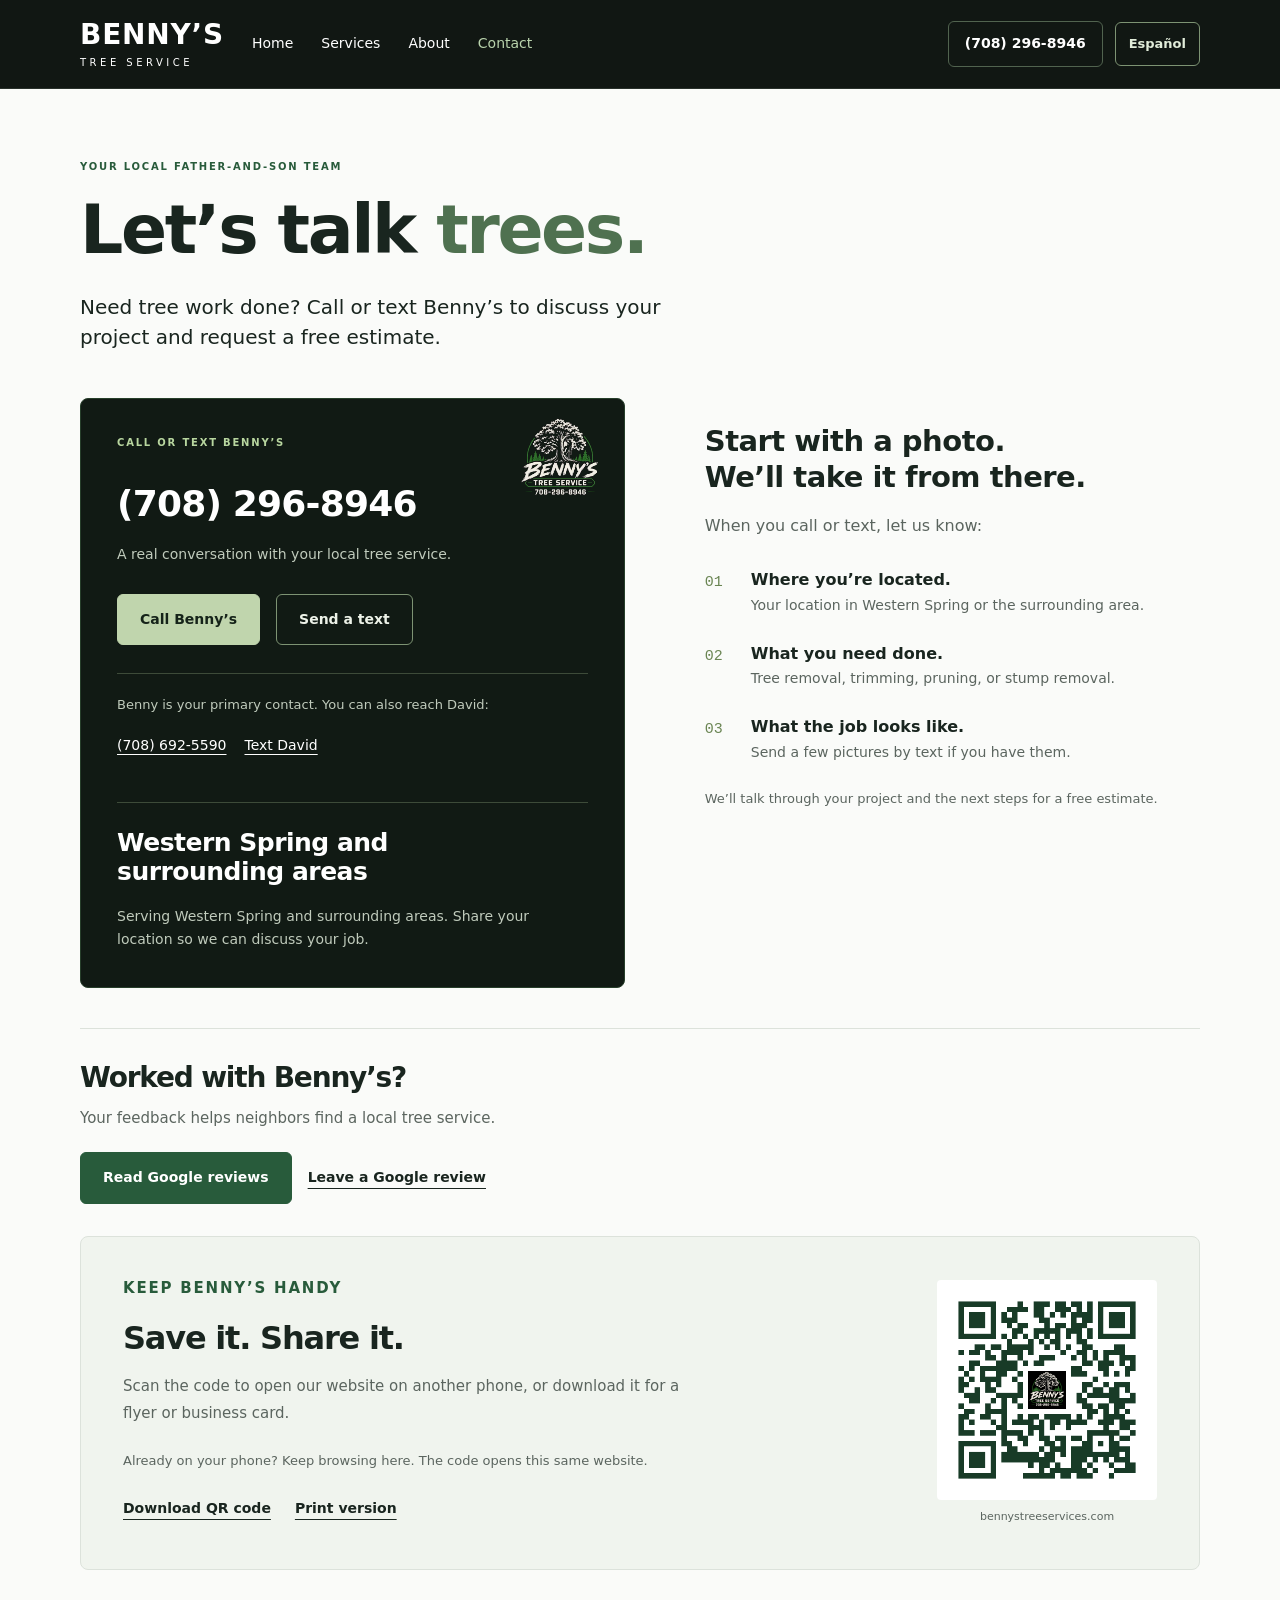
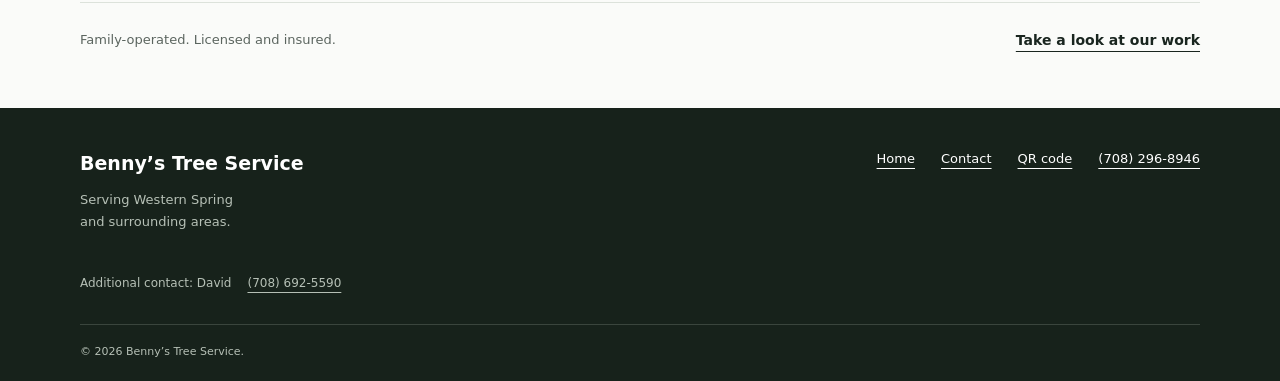
<file: contact.html>
<!doctype html>
<html lang="en">
<head>
<meta charset="utf-8">
<meta name="viewport" content="width=device-width, initial-scale=1, viewport-fit=cover">
<title>Contact Benny's Tree Service | Free Estimates in Western Spring</title>
<meta name="description" content="Call or text Benny's Tree Service at (708) 296-8946 for a free estimate. Tree removal, trimming, and stump removal in Western Spring and surrounding areas.">
<link rel="canonical" href="https://bennystreeservices.com/contact.html">
<link rel="alternate" hreflang="en" href="https://bennystreeservices.com/contact.html">
<link rel="alternate" hreflang="es" href="https://bennystreeservices.com/es/contact.html">
<link rel="alternate" hreflang="x-default" href="https://bennystreeservices.com/contact.html">
<meta property="og:type" content="website">
<meta property="og:title" content="Contact Benny's Tree Service | Free Estimates in Western Spring">
<meta property="og:description" content="Call or text Benny's Tree Service at (708) 296-8946 for a free estimate. Tree removal, trimming, and stump removal in Western Spring and surrounding areas.">
<meta property="og:url" content="https://bennystreeservices.com/contact.html">
<meta property="og:image" content="https://bennystreeservices.com/assets/share-1200x630.jpg">
<meta property="og:image:width" content="1200">
<meta property="og:image:height" content="630">
<meta name="twitter:card" content="summary_large_image">
<meta property="og:site_name" content="Benny’s Tree Service">
<meta property="og:image:alt" content="Benny’s Tree Service, Western Spring, Illinois">
<meta property="og:locale" content="en_US">
<meta name="theme-color" content="#111713">
<link rel="icon" href="assets/favicon-48.png" type="image/png" sizes="48x48">
<link rel="apple-touch-icon" href="assets/apple-touch-icon.png">
<link rel="stylesheet" href="styles.css?v=7">
<script src="script.js?v=2" defer></script>
<script type="application/ld+json">
{
  "@context": "https://schema.org",
  "@graph": [
    {
      "@type": "HomeAndConstructionBusiness",
      "@id": "https://bennystreeservices.com/#business",
      "name": "Benny’s Tree Service",
      "url": "https://bennystreeservices.com/",
      "telephone": "+17082968946",
      "logo": {
        "@type": "ImageObject",
        "url": "https://bennystreeservices.com/assets/logo-640.webp",
        "width": 640,
        "height": 640
      },
      "image": [
        "https://bennystreeservices.com/assets/logo-640.webp",
        "https://bennystreeservices.com/assets/tree-removal-1000.webp",
        "https://bennystreeservices.com/assets/stump-removal-1000.webp"
      ],
      "description": "Family-operated tree removal, trimming, pruning, and stump removal in Western Spring, Illinois, and surrounding areas. Licensed and insured. Free estimates.",
      "areaServed": [
        {
          "@type": "Place",
          "name": "Western Spring and surrounding areas"
        }
      ],
      "hasOfferCatalog": {
        "@type": "OfferCatalog",
        "name": "Tree services",
        "itemListElement": [
          {
            "@type": "Offer",
            "itemOffered": {
              "@type": "Service",
              "@id": "https://bennystreeservices.com/#tree-removal",
              "name": "Tree removal and cutting",
              "serviceType": "Tree removal and cutting",
              "provider": {
                "@id": "https://bennystreeservices.com/#business"
              },
              "areaServed": [
                {
                  "@type": "Place",
                  "name": "Western Spring and surrounding areas"
                }
              ]
            }
          },
          {
            "@type": "Offer",
            "itemOffered": {
              "@type": "Service",
              "@id": "https://bennystreeservices.com/#tree-trimming",
              "name": "Tree trimming and pruning",
              "serviceType": "Tree trimming and pruning",
              "provider": {
                "@id": "https://bennystreeservices.com/#business"
              },
              "areaServed": [
                {
                  "@type": "Place",
                  "name": "Western Spring and surrounding areas"
                }
              ]
            }
          },
          {
            "@type": "Offer",
            "itemOffered": {
              "@type": "Service",
              "@id": "https://bennystreeservices.com/#stump-removal",
              "name": "Stump removal",
              "serviceType": "Stump removal",
              "provider": {
                "@id": "https://bennystreeservices.com/#business"
              },
              "areaServed": [
                {
                  "@type": "Place",
                  "name": "Western Spring and surrounding areas"
                }
              ]
            }
          }
        ]
      },
      "contactPoint": [
        {
          "@type": "ContactPoint",
          "telephone": "+17082968946",
          "contactType": "Primary contact: Benny"
        },
        {
          "@type": "ContactPoint",
          "telephone": "+17086925590",
          "contactType": "Secondary contact: David"
        }
      ],
      "sameAs": [
        "https://www.google.com/maps/place/Benny's+Tree+Service/data=!4m2!3m1!1s0x0:0xd6ebcfb1297c23f8"
      ]
    },
    {
      "@type": "WebSite",
      "@id": "https://bennystreeservices.com/#website",
      "url": "https://bennystreeservices.com/",
      "name": "Benny’s Tree Service",
      "publisher": {
        "@id": "https://bennystreeservices.com/#business"
      },
      "inLanguage": [
        "en",
        "es"
      ]
    },
    {
      "@type": "ContactPage",
      "@id": "https://bennystreeservices.com/contact.html#webpage",
      "url": "https://bennystreeservices.com/contact.html",
      "name": "Contact Benny’s Tree Service",
      "isPartOf": {
        "@id": "https://bennystreeservices.com/#website"
      },
      "about": {
        "@id": "https://bennystreeservices.com/#business"
      },
      "inLanguage": "en-US"
    }
  ]
}
</script>
</head>
<body class="contact-page">
<a class="skip" href="#main">Skip to content</a><header class="header"><div class="wrap header-inner">
<a class="brand" href="index.html" aria-label="Benny's Tree Service home"><span class="brand-name">BENNY’S</span><span class="brand-sub">TREE SERVICE</span></a>
<nav aria-label="Main navigation"><a href="index.html" >Home</a><a href="index.html#services">Services</a><a href="index.html#about">About</a><a href="contact.html" aria-current="page">Contact</a></nav>
<div class="header-actions"><a class="header-call" href="tel:+17082968946">(708) 296-8946</a><a class="language-switch" href="es/contact.html" lang="es" hreflang="es" data-language-choice="es" aria-label="Ver esta página en español">Español</a></div>
</div></header><main id="main"><aside class="language-prompt" aria-label="Idioma de la página" lang="es" hidden><div class="wrap language-prompt-inner"><div><strong>¿Prefieres español?</strong><p>También puedes leer todo el sitio en español.</p></div><div class="language-prompt-actions"><a class="button" href="es/contact.html" data-language-choice="es">Traducir al español</a><button class="language-dismiss" type="button" data-dismiss-language aria-label="Cerrar aviso de idioma">Cerrar</button></div></div></aside><section class="contact-hero wrap"><p class="eyebrow">YOUR LOCAL FATHER-AND-SON TEAM</p><h1>Let’s talk <span>trees.</span></h1><p class="intro">Need tree work done? Call or text Benny’s to discuss your project and request a free estimate.</p><div class="contact-grid"><div class="contact-panel"><img class="contact-mark" src="assets/logo-320.webp" width="100" height="100" alt="Benny’s Tree Service"><p class="eyebrow">CALL OR TEXT BENNY’S</p><a class="phone" href="tel:+17082968946">(708) 296-8946</a><p>A real conversation with your local tree service.</p><div class="actions"><a class="button" href="tel:+17082968946">Call Benny’s</a><a class="button outline" href="sms:+17082968946">Send a text</a></div><div class="secondary-contact"><p>Benny is your primary contact. You can also reach David:</p><a href="tel:+17086925590">(708) 692-5590</a><a href="sms:+17086925590">Text David</a></div><div class="contact-area"><h2>Western Spring and surrounding areas</h2><p>Serving Western Spring and surrounding areas. Share your location so we can discuss your job.</p></div></div><div class="contact-help"><h2>Start with a photo.<br>We’ll take it from there.</h2><p>When you call or text, let us know:</p><ol><li><strong>Where you’re located.</strong><span>Your location in Western Spring or the surrounding area.</span></li><li><strong>What you need done.</strong><span>Tree removal, trimming, pruning, or stump removal.</span></li><li><strong>What the job looks like.</strong><span>Send a few pictures by text if you have them.</span></li></ol><p class="small-note">We’ll talk through your project and the next steps for a free estimate.</p></div></div></section><!-- GOOGLE_REVIEWS_START -->
<section class="wrap contact-reviews" aria-labelledby="contact-reviews-heading"><h2 id="contact-reviews-heading">Worked with Benny’s?</h2><p>Your feedback helps neighbors find a local tree service.</p><div class="review-actions"><a class="button" href="https://www.google.com/maps/place/Benny&#x27;s+Tree+Service/data=!4m2!3m1!1s0x0:0xd6ebcfb1297c23f8">Read Google reviews</a><a class="text-link" href="https://search.google.com/local/writereview?placeid=ChIJSx2n8VoAGgsR-CN8KbHP69Y">Leave a Google review</a></div></section>
<!-- GOOGLE_REVIEWS_END -->
<section class="wrap qr-section" id="qr-code" aria-labelledby="qr-heading">
  <div class="qr-copy"><p class="eyebrow">KEEP BENNY’S HANDY</p><h2 id="qr-heading">Save it. Share it.</h2><p>Scan the code to open our website on another phone, or download it for a flyer or business card.</p><p class="qr-note">Already on your phone? Keep browsing here. The code opens this same website.</p><div class="qr-downloads"><a class="text-link" href="assets/qr/bennys-website-qr.png" download>Download QR code</a><a class="text-link" href="assets/qr/bennys-website-qr.svg" download>Print version</a></div></div>
  <figure class="qr-figure"><img src="assets/qr/bennys-website-qr.png" width="1640" height="1640" loading="lazy" alt="QR code with Benny’s logo that opens bennystreeservices.com."><figcaption>bennystreeservices.com</figcaption></figure>
</section><div class="contact-bottom wrap"><p>Family-operated. Licensed and insured.</p><a class="text-link" href="index.html#work">Take a look at our work</a></div></main><footer><div class="wrap footer-main"><div><a class="footer-brand" href="index.html">Benny’s Tree Service</a><p>Serving Western Spring<br>and surrounding areas.</p></div><div class="footer-links"><a href="index.html">Home</a><a href="contact.html">Contact</a><a href="contact.html#qr-code">QR code</a><a href="tel:+17082968946">(708) 296-8946</a></div></div><div class="wrap footer-secondary">Additional contact: David <a href="tel:+17086925590">(708) 692-5590</a></div><div class="wrap copyright">© <span data-year>2026</span> Benny’s Tree Service.</div></footer><nav class="mobile-contact" aria-label="Quick contact"><a href="tel:+17082968946">Call Benny’s</a><a href="sms:+17082968946">Text a photo</a></nav></body></html>
</file>
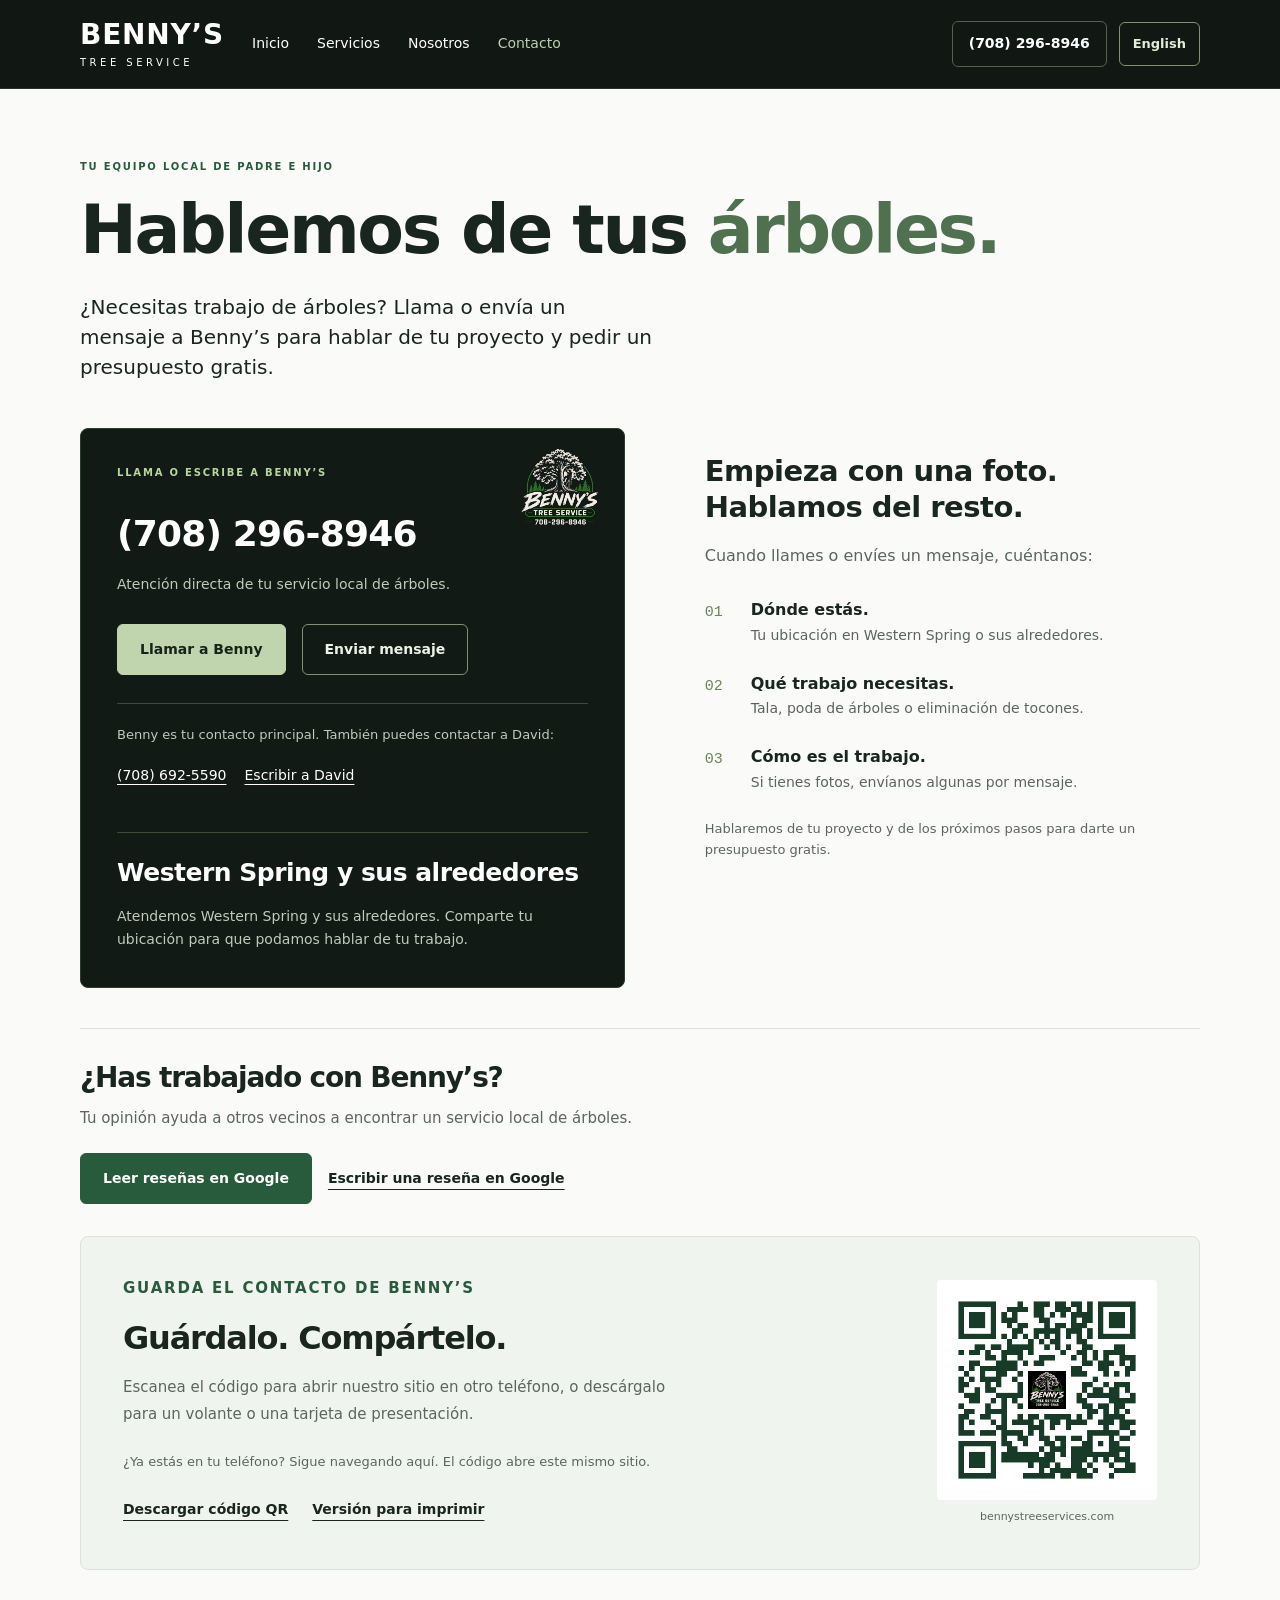
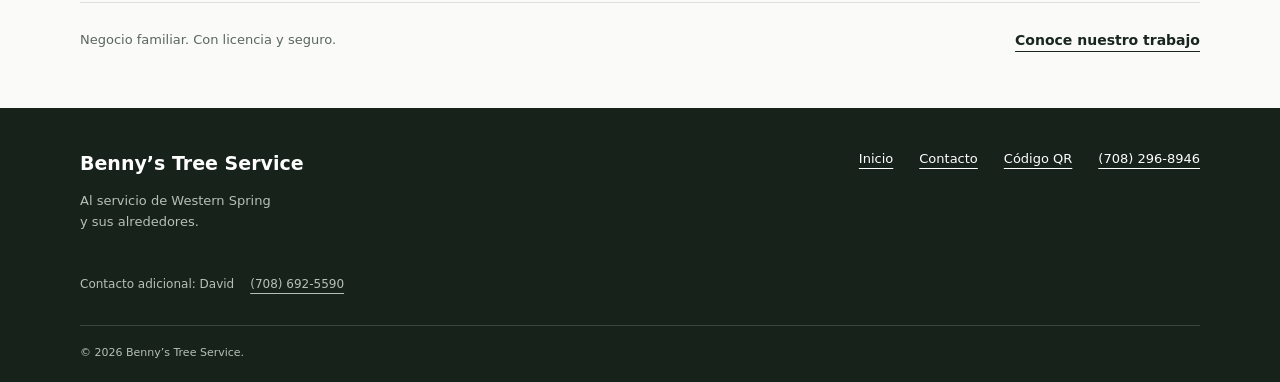
<file: es/contact.html>
<!doctype html>
<html lang="es">
<head>
<meta charset="utf-8">
<meta name="viewport" content="width=device-width, initial-scale=1, viewport-fit=cover">
<title>Contacta a Benny's Tree Service | Presupuestos gratis en Western Spring</title>
<meta name="description" content="Llama o escribe a Benny&#x27;s Tree Service al (708) 296-8946 para pedir un presupuesto gratis. Tala, poda y eliminación de tocones en Western Spring y sus alrededores.">
<link rel="canonical" href="https://bennystreeservices.com/es/contact.html">
<link rel="alternate" hreflang="en" href="https://bennystreeservices.com/contact.html">
<link rel="alternate" hreflang="es" href="https://bennystreeservices.com/es/contact.html">
<link rel="alternate" hreflang="x-default" href="https://bennystreeservices.com/contact.html">
<meta property="og:type" content="website">
<meta property="og:title" content="Contacta a Benny&#x27;s Tree Service | Presupuestos gratis en Western Spring">
<meta property="og:description" content="Llama o escribe a Benny&#x27;s Tree Service al (708) 296-8946 para pedir un presupuesto gratis. Tala, poda y eliminación de tocones en Western Spring y sus alrededores.">
<meta property="og:url" content="https://bennystreeservices.com/es/contact.html">
<meta property="og:image" content="https://bennystreeservices.com/assets/share-1200x630.jpg">
<meta property="og:image:width" content="1200">
<meta property="og:image:height" content="630">
<meta name="twitter:card" content="summary_large_image">
<meta property="og:site_name" content="Benny’s Tree Service">
<meta property="og:image:alt" content="Benny’s Tree Service en Western Spring, Illinois">
<meta property="og:locale" content="es_US">
<meta name="theme-color" content="#111713">
<link rel="icon" href="../assets/favicon-48.png" type="image/png" sizes="48x48">
<link rel="apple-touch-icon" href="../assets/apple-touch-icon.png">
<link rel="stylesheet" href="../styles.css?v=7">
<script src="../script.js?v=2" defer></script>
<script type="application/ld+json">
{
  "@context": "https://schema.org",
  "@graph": [
    {
      "@type": "HomeAndConstructionBusiness",
      "@id": "https://bennystreeservices.com/#business",
      "name": "Benny’s Tree Service",
      "url": "https://bennystreeservices.com/",
      "telephone": "+17082968946",
      "logo": {
        "@type": "ImageObject",
        "url": "https://bennystreeservices.com/assets/logo-640.webp",
        "width": 640,
        "height": 640
      },
      "image": [
        "https://bennystreeservices.com/assets/logo-640.webp",
        "https://bennystreeservices.com/assets/tree-removal-1000.webp",
        "https://bennystreeservices.com/assets/stump-removal-1000.webp"
      ],
      "description": "Negocio familiar de tala, poda y eliminación de tocones en Western Spring, Illinois, y sus alrededores. Con licencia y seguro. Presupuestos gratis.",
      "areaServed": [
        {
          "@type": "Place",
          "name": "Western Spring y sus alrededores"
        }
      ],
      "hasOfferCatalog": {
        "@type": "OfferCatalog",
        "name": "Servicios de árboles",
        "itemListElement": [
          {
            "@type": "Offer",
            "itemOffered": {
              "@type": "Service",
              "@id": "https://bennystreeservices.com/#tree-removal",
              "name": "Tala y retiro de árboles",
              "serviceType": "Tala y retiro de árboles",
              "provider": {
                "@id": "https://bennystreeservices.com/#business"
              },
              "areaServed": [
                {
                  "@type": "Place",
                  "name": "Western Spring y sus alrededores"
                }
              ]
            }
          },
          {
            "@type": "Offer",
            "itemOffered": {
              "@type": "Service",
              "@id": "https://bennystreeservices.com/#tree-trimming",
              "name": "Poda de árboles",
              "serviceType": "Poda de árboles",
              "provider": {
                "@id": "https://bennystreeservices.com/#business"
              },
              "areaServed": [
                {
                  "@type": "Place",
                  "name": "Western Spring y sus alrededores"
                }
              ]
            }
          },
          {
            "@type": "Offer",
            "itemOffered": {
              "@type": "Service",
              "@id": "https://bennystreeservices.com/#stump-removal",
              "name": "Eliminación de tocones",
              "serviceType": "Eliminación de tocones",
              "provider": {
                "@id": "https://bennystreeservices.com/#business"
              },
              "areaServed": [
                {
                  "@type": "Place",
                  "name": "Western Spring y sus alrededores"
                }
              ]
            }
          }
        ]
      },
      "contactPoint": [
        {
          "@type": "ContactPoint",
          "telephone": "+17082968946",
          "contactType": "Contacto principal: Benny"
        },
        {
          "@type": "ContactPoint",
          "telephone": "+17086925590",
          "contactType": "Contacto adicional: David"
        }
      ],
      "sameAs": [
        "https://www.google.com/maps/place/Benny's+Tree+Service/data=!4m2!3m1!1s0x0:0xd6ebcfb1297c23f8"
      ]
    },
    {
      "@type": "WebSite",
      "@id": "https://bennystreeservices.com/#website",
      "url": "https://bennystreeservices.com/",
      "name": "Benny’s Tree Service",
      "publisher": {
        "@id": "https://bennystreeservices.com/#business"
      },
      "inLanguage": [
        "en",
        "es"
      ]
    },
    {
      "@type": "ContactPage",
      "@id": "https://bennystreeservices.com/es/contact.html#webpage",
      "url": "https://bennystreeservices.com/es/contact.html",
      "name": "Contacta a Benny’s Tree Service",
      "isPartOf": {
        "@id": "https://bennystreeservices.com/#website"
      },
      "about": {
        "@id": "https://bennystreeservices.com/#business"
      },
      "inLanguage": "es"
    }
  ]
}
</script>
</head>
<body class="contact-page">
<a class="skip" href="#main">Saltar al contenido</a><header class="header"><div class="wrap header-inner">
<a class="brand" href="index.html" aria-label="Inicio de Benny&#x27;s Tree Service"><span class="brand-name">BENNY’S</span><span class="brand-sub">TREE SERVICE</span></a>
<nav aria-label="Navegación principal"><a href="index.html">Inicio</a><a href="index.html#services">Servicios</a><a href="index.html#about">Nosotros</a><a href="contact.html" aria-current="page">Contacto</a></nav>
<div class="header-actions"><a class="header-call" href="tel:+17082968946">(708) 296-8946</a><a class="language-switch" href="../contact.html" lang="en" hreflang="en" data-language-choice="en" aria-label="View this page in English">English</a></div>
</div></header><main id="main"><section class="contact-hero wrap"><p class="eyebrow">TU EQUIPO LOCAL DE PADRE E HIJO</p><h1>Hablemos de tus <span>árboles.</span></h1><p class="intro">¿Necesitas trabajo de árboles? Llama o envía un mensaje a Benny’s para hablar de tu proyecto y pedir un presupuesto gratis.</p><div class="contact-grid"><div class="contact-panel"><img class="contact-mark" src="../assets/logo-320.webp" width="100" height="100" alt="Benny’s Tree Service"><p class="eyebrow">LLAMA O ESCRIBE A BENNY’S</p><a class="phone" href="tel:+17082968946">(708) 296-8946</a><p>Atención directa de tu servicio local de árboles.</p><div class="actions"><a class="button" href="tel:+17082968946">Llamar a Benny</a><a class="button outline" href="sms:+17082968946">Enviar mensaje</a></div><div class="secondary-contact"><p>Benny es tu contacto principal. También puedes contactar a David:</p><a href="tel:+17086925590">(708) 692-5590</a><a href="sms:+17086925590">Escribir a David</a></div><div class="contact-area"><h2>Western Spring y sus alrededores</h2><p>Atendemos Western Spring y sus alrededores. Comparte tu ubicación para que podamos hablar de tu trabajo.</p></div></div><div class="contact-help"><h2>Empieza con una foto.<br>Hablamos del resto.</h2><p>Cuando llames o envíes un mensaje, cuéntanos:</p><ol><li><strong>Dónde estás.</strong><span>Tu ubicación en Western Spring o sus alrededores.</span></li><li><strong>Qué trabajo necesitas.</strong><span>Tala, poda de árboles o eliminación de tocones.</span></li><li><strong>Cómo es el trabajo.</strong><span>Si tienes fotos, envíanos algunas por mensaje.</span></li></ol><p class="small-note">Hablaremos de tu proyecto y de los próximos pasos para darte un presupuesto gratis.</p></div></div></section><!-- GOOGLE_REVIEWS_START -->
<section class="wrap contact-reviews" aria-labelledby="contact-reviews-heading"><h2 id="contact-reviews-heading">¿Has trabajado con Benny’s?</h2><p>Tu opinión ayuda a otros vecinos a encontrar un servicio local de árboles.</p><div class="review-actions"><a class="button" href="https://www.google.com/maps/place/Benny&#x27;s+Tree+Service/data=!4m2!3m1!1s0x0:0xd6ebcfb1297c23f8">Leer reseñas en Google</a><a class="text-link" href="https://search.google.com/local/writereview?placeid=ChIJSx2n8VoAGgsR-CN8KbHP69Y">Escribir una reseña en Google</a></div></section>
<!-- GOOGLE_REVIEWS_END -->
<section class="wrap qr-section" id="qr-code" aria-labelledby="qr-heading">
  <div class="qr-copy"><p class="eyebrow">GUARDA EL CONTACTO DE BENNY’S</p><h2 id="qr-heading">Guárdalo. Compártelo.</h2><p>Escanea el código para abrir nuestro sitio en otro teléfono, o descárgalo para un volante o una tarjeta de presentación.</p><p class="qr-note">¿Ya estás en tu teléfono? Sigue navegando aquí. El código abre este mismo sitio.</p><div class="qr-downloads"><a class="text-link" href="../assets/qr/bennys-website-qr.png" download>Descargar código QR</a><a class="text-link" href="../assets/qr/bennys-website-qr.svg" download>Versión para imprimir</a></div></div>
  <figure class="qr-figure"><img src="../assets/qr/bennys-website-qr.png" width="1640" height="1640" loading="lazy" alt="Código QR con el logotipo de Benny’s que abre bennystreeservices.com."><figcaption>bennystreeservices.com</figcaption></figure>
</section><div class="contact-bottom wrap"><p>Negocio familiar. Con licencia y seguro.</p><a class="text-link" href="index.html#work">Conoce nuestro trabajo</a></div></main><footer><div class="wrap footer-main"><div><a class="footer-brand" href="index.html">Benny’s Tree Service</a><p>Al servicio de Western Spring<br>y sus alrededores.</p></div><div class="footer-links"><a href="index.html">Inicio</a><a href="contact.html">Contacto</a><a href="contact.html#qr-code">Código QR</a><a href="tel:+17082968946">(708) 296-8946</a></div></div><div class="wrap footer-secondary">Contacto adicional: David <a href="tel:+17086925590">(708) 692-5590</a></div><div class="wrap copyright">© <span data-year>2026</span> Benny’s Tree Service.</div></footer><nav class="mobile-contact" aria-label="Contacto rápido"><a href="tel:+17082968946">Llamar a Benny</a><a href="sms:+17082968946">Enviar una foto</a></nav></body></html>
</file>
<file: styles.css>
/* Benny's Tree Service: shared styles for index.html and contact.html. */

:root{
 --ink:#19251f;--green:#285b3b;--green-dark:#193d24;--leaf:#c0d5ad;--sage:#57714f;
 --paper:#fafbf9;--muted:#5b655f;--line:#dce2db;--light:#f0f4ee;--line-soft:#d1dccb;
 --night:#111713;--footer:#17221b;--radius:6px;
 --mono:ui-monospace,SFMono-Regular,Consolas,monospace;
}

/* Base */
*{box-sizing:border-box}
html{min-height:100%;background:var(--footer);scroll-behavior:smooth;scroll-padding-top:24px}
body{margin:0;min-height:100vh;min-height:100svh;display:flex;flex-direction:column;background:var(--paper);color:var(--ink);font-family:-apple-system,BlinkMacSystemFont,"Segoe UI",system-ui,sans-serif;font-size:16px;line-height:1.65;-webkit-font-smoothing:antialiased}
main{flex:1}
a{color:inherit;text-underline-offset:5px}
a,button,summary{-webkit-tap-highlight-color:transparent}
a:focus-visible,summary:focus-visible{outline:3px solid #78994e;outline-offset:4px}
img{display:block;max-width:100%;height:auto}
.wrap{width:min(1120px,calc(100% - 64px));margin-inline:auto}
.skip{position:absolute;left:16px;top:-100px;z-index:30;padding:12px;background:#fff}
.skip:focus{top:10px}

h1,h2,h3,p{margin-top:0}
h1,h2,h3{font-weight:600;text-wrap:balance}
h1{font-size:clamp(42px,5.5vw,68px);line-height:1.06;letter-spacing:-2.4px;margin-bottom:26px}
h2{font-size:clamp(29px,3.3vw,40px);line-height:1.18;letter-spacing:-1.2px;margin-bottom:18px}
h3{font-size:22px;line-height:1.3;letter-spacing:-.4px;margin-bottom:12px}
p{margin-bottom:22px;text-wrap:pretty}
p:not(.eyebrow){color:var(--muted)}
.intro{font-size:20px;line-height:1.5;color:var(--ink)!important}
.eyebrow{margin:0 0 18px;color:var(--green);font-size:10px;font-weight:650;letter-spacing:1.8px}

/* Buttons and links */
.actions{display:flex;align-items:center;flex-wrap:wrap;gap:16px;margin-block:28px}
.button{display:inline-flex;align-items:center;justify-content:center;gap:24px;min-height:50px;padding:13px 22px;background:var(--green);color:#fff;border:1px solid var(--green);border-radius:var(--radius);font-size:14px;font-weight:600;text-decoration:none;transition:background-color .15s,border-color .15s}
.button:hover{background:var(--green-dark)}
.button.outline{background:transparent;color:var(--green)}
.button.outline:hover{background:#dce5d7}
.text-link{font-size:14px;font-weight:600;text-decoration-thickness:1px;text-underline-offset:6px}
.text-link:hover{text-decoration-thickness:2px}
.phone{display:inline-block;font-size:32px;font-weight:600;letter-spacing:-.8px;line-height:1.3;text-decoration:none}

/* Header (stays visible on larger screens so the phone number is always one click away) */
.header{position:sticky;top:0;z-index:20;background:var(--night);color:#fff;border-bottom:1px solid #29312b}
.header-inner{min-height:88px;display:flex;align-items:center;justify-content:space-between;gap:28px}
.brand{display:grid;line-height:1.1;text-decoration:none}
.brand-name{font-size:28px;font-weight:800;letter-spacing:.8px}
.brand-sub{margin-top:7px;font-size:10px;font-weight:500;letter-spacing:3.5px}
nav{display:flex;gap:28px}
nav a{display:inline-flex;align-items:center;min-height:44px;padding:12px 0;font-size:14px;font-weight:500;text-decoration:none}
nav a:hover,nav a[aria-current]{color:#b9d3ac}
.header-call{padding:10px 16px;border:1px solid #51634f;border-radius:var(--radius);font-size:14px;font-weight:600;text-decoration:none;transition:background-color .15s,border-color .15s}
.header-call:hover{background:#1f2b22;border-color:#7d9373}

/* Hero */
.hero-shell{background:#000;color:#f8f7f2}
.hero{display:grid;grid-template-columns:1.15fr 1fr;align-items:center;gap:60px;padding-block:64px}
.hero h1{font-size:clamp(42px,5vw,62px);line-height:1.08;letter-spacing:-2.2px}
.hero-accent{color:var(--leaf)}
.hero p{color:#bfc6bb}
.hero .eyebrow{color:#adc49e}
.hero .intro{font-size:19px;line-height:1.6;color:#f8f7f2!important}
.hero-copy>p:not(.eyebrow){max-width:510px}
.hero .hero-detail{max-width:440px;font-size:15px}
.hero .button{background:#345f3e;border-color:#345f3e}
.hero .button:hover{background:#3a6f43}
.hero-logo img{width:100%}

/* Trust strip */
.trust-strip{background:var(--light);border-bottom:1px solid var(--line)}
.trust-strip>.wrap{display:flex;justify-content:center;gap:16px 48px;padding-block:18px;font-size:13px;font-weight:500;color:#3a5140}
.trust-strip span{display:inline-flex;align-items:center;gap:9px}
.trust-strip span:before{content:'';width:14px;height:8px;margin-top:-4px;border:solid var(--sage);border-width:0 0 2px 2px;transform:rotate(-45deg)}

/* Sections */
.section{padding-block:72px}
.section-top{display:flex;justify-content:space-between;align-items:end;gap:32px;margin-bottom:34px}
.section-top h2{margin-bottom:0}
.section-top>p{margin-bottom:2px;font-size:14px}

/* Services */
.services{border-bottom:1px solid var(--line)}
.service-grid{display:grid;grid-template-columns:repeat(3,1fr);gap:40px}
.service-grid article{display:flex;flex-direction:column;height:100%;padding-top:24px;border-top:1px solid #b8c5b3}
.service-number{display:block;margin-bottom:24px;font-family:var(--mono);font-size:16px;line-height:1;color:var(--sage)}
.service-grid h3{font-size:21px}
.service-grid p{flex:1;margin-bottom:0;font-size:15px;line-height:1.8}
.service-grid .text-link{display:inline-flex;align-items:center;min-height:44px;margin-top:18px;font-size:13px}

/* Work photos */
.work{display:grid;grid-template-columns:1fr 2fr;gap:28px;align-items:end}
.work-intro p:not(.eyebrow){font-size:15px;line-height:1.8}
.work-intro .text-link{display:inline-flex;align-items:center;min-height:44px}
.gallery{display:grid;grid-template-columns:1fr 1fr;gap:20px}
.gallery figure{margin:0}
.gallery img{width:100%;aspect-ratio:3/4;object-fit:cover;background:#e3e5dc;border-radius:5px}
.gallery figcaption{display:flex;align-items:baseline;gap:10px;padding-top:12px;font-size:13px;font-weight:500;color:var(--ink)}
.gallery figcaption span{font-family:var(--mono);font-size:12px;font-weight:400;color:var(--sage)}

/* About */
.about{background:var(--light);border-block:1px solid var(--line)}
.about-grid{display:grid;grid-template-columns:1fr 1.05fr;gap:72px}
.about-story h2{margin-bottom:26px}
.about-story .intro{margin-bottom:20px}
.about-story p{font-size:15px;line-height:1.8}
.about-story p:last-of-type{margin-bottom:24px}
.why-benny{padding-left:38px;border-left:1px solid var(--line-soft)}
.why-benny h2{margin-bottom:10px;font-size:32px}
.reasons>div{padding-block:20px;border-bottom:1px solid var(--line-soft)}
.reasons>div:last-child{padding-bottom:0;border-bottom:0}
.reasons h3{margin-bottom:8px;font-size:17px;letter-spacing:-.2px}
.reasons p{margin:0;font-size:14px;line-height:1.8}
.about-next{display:flex;justify-content:space-between;align-items:center;gap:24px;margin-top:42px;padding-top:28px;border-top:1px solid var(--line-soft)}
.about-next p{margin:0;font-size:19px;font-weight:500;color:var(--ink)}

/* Questions */
.questions{display:grid;grid-template-columns:1fr 1.15fr;gap:70px}
.questions>div>p:last-child{font-size:14px}
.question-list{border-top:1px solid var(--line)}
.question-list details{border-bottom:1px solid var(--line)}
.question-list summary{position:relative;display:block;min-height:56px;padding:21px 36px 21px 0;font-size:16px;font-weight:600;cursor:pointer;list-style:none}
.question-list summary::-webkit-details-marker{display:none}
.question-list summary:before,.question-list summary:after{content:'';position:absolute;right:6px;top:50%;width:14px;height:2px;background:var(--sage);transition:transform .2s}
.question-list summary:after{transform:rotate(90deg)}
.question-list details[open] summary:after{transform:rotate(0)}
.question-list details p{max-width:520px;padding-right:20px;font-size:15px}

/* Estimate call to action */
.estimate{background:var(--light);border-top:1px solid var(--line)}
.estimate-inner{display:flex;justify-content:space-between;align-items:center;gap:40px}
.estimate h2{font-size:34px}
.estimate p:last-child{margin-bottom:0}
.estimate-contact .actions{margin:18px 0}
.estimate-contact>.text-link{font-size:12px}

/* Footer */
footer{flex-shrink:0;padding:40px 0 20px;background:var(--footer);color:#fff}
.footer-main{display:flex;justify-content:space-between;gap:30px}
.footer-brand{font-size:19px;font-weight:600;text-decoration:none}
footer p{margin:10px 0 30px;font-size:13px;color:#b6c0b6!important}
.footer-links{display:flex;align-items:start;gap:26px;font-size:13px}
.copyright{padding-top:18px;border-top:1px solid #3a453d;font-size:11px;color:#b6c0b6}

/* Contact page */
.contact-hero{padding-block:70px 40px}
.contact-hero h1 span{color:#4f7150}
.contact-hero>.intro{max-width:620px}
.contact-grid{display:grid;grid-template-columns:1.1fr 1fr;gap:80px;margin-top:46px}
.contact-panel{position:relative;overflow:hidden;padding:36px;background:#111a14;color:#fff;border:1px solid #273f2b;border-radius:8px}
.contact-panel .eyebrow{padding-right:110px;color:#b8d69f}
.contact-panel .phone{margin-top:12px;font-size:clamp(24px,3vw,36px)}
.contact-panel p:not(.eyebrow){color:#c0cbbc}
.contact-panel>p:not(.eyebrow){margin-top:15px;font-size:14px}
.contact-panel .button{background:var(--leaf);color:#152319;border-color:var(--leaf)}
.contact-panel .button:hover{background:#cbe4b5}
.contact-panel .button.outline{background:transparent;color:#edf2e8;border-color:#7d9373}
.contact-panel .button.outline:hover{background:#29412b}
.contact-mark{position:absolute;right:22px;top:18px;width:84px;height:84px;object-fit:contain;mix-blend-mode:lighten}
.contact-area{margin-top:34px;padding-top:25px;border-top:1px solid #3d4b39}
.contact-area h2{font-size:25px;letter-spacing:-.5px}
.contact-area p{margin-bottom:0;font-size:14px}
.contact-help{padding-top:25px}
.contact-help h2{font-size:29px;line-height:1.25;letter-spacing:-.5px}
.contact-help ol{margin-top:28px;padding:0;list-style:none;counter-reset:steps}
.contact-help li{position:relative;margin-bottom:24px;padding-left:46px;counter-increment:steps}
.contact-help li:before{content:'0' counter(steps);position:absolute;left:0;top:4px;font-family:var(--mono);font-size:15px;color:#6a8553}
.contact-help li strong{display:block;font-size:16px;font-weight:600;color:var(--ink)}
.contact-help li span{display:block;font-size:14px;color:var(--muted)}
.small-note{font-size:13px}
.contact-bottom{display:flex;justify-content:space-between;gap:24px;margin-bottom:30px;padding-block:26px;border-top:1px solid var(--line)}
.contact-bottom p{margin:0;font-size:13px}

/* Phone-only quick contact bar */
.mobile-contact{display:none}

@media(min-width:701px){html{scroll-padding-top:110px}}

@media(max-width:950px){
 .header-inner{gap:20px}nav{gap:17px}
 .hero{gap:30px}
 .actions{gap:12px}
 .hero .text-link{font-size:13px}
 .about-grid{gap:38px}.why-benny{padding-left:28px}
 .contact-grid{gap:40px}
 .estimate-inner{gap:25px}.estimate h2{font-size:30px}
 .phone{font-size:28px}
 .work{grid-template-columns:1fr}
 .work-intro{max-width:560px}
}

@media(max-width:700px){
 html{scroll-padding-bottom:90px}
 body{padding-bottom:calc(68px + env(safe-area-inset-bottom,0px))}
 .wrap{width:calc(100% - 40px)}
 .phone,.text-link{display:inline-flex;align-items:center;min-height:44px}

 .header{position:static}
 .header-inner{flex-wrap:wrap;min-height:0;gap:9px;padding-block:12px}
 .brand-name{font-size:24px}
 .brand-sub{font-size:9px;letter-spacing:2.8px}
 .header-call{display:flex;align-items:center;min-height:44px;margin-left:auto;padding:8px 10px;font-size:12px}
 nav{order:3;width:100%;justify-content:space-between;gap:12px;padding-top:3px;border-top:1px solid #303c31}
 nav a{padding-block:10px}

 .hero{position:relative;display:block;padding-block:28px 34px}
 .hero .eyebrow{display:flex;align-items:center;max-width:180px;min-height:32px;margin-bottom:20px;font-size:9px;letter-spacing:1.5px}
 .hero h1{max-width:100%;margin-bottom:20px;font-size:clamp(34px,9vw,46px);letter-spacing:-1.7px}
 .hero-copy>p{margin-bottom:18px}
 .hero .intro{margin-bottom:14px;font-size:17px;line-height:1.65}
 .hero .hero-detail{font-size:14px;line-height:1.6}
 .hero .actions{margin:23px 0 0;gap:16px}
 .hero .button{padding-inline:18px}
 .hero .text-link{display:flex;font-size:14px}
 .hero-logo{position:absolute;top:12px;right:-3px;width:86px}

 .trust-strip>.wrap{width:100%;justify-content:space-around;gap:8px;padding:14px 12px;font-size:11px}
 .trust-strip span{gap:7px}
 .trust-strip span:before{width:10px;height:6px}

 .section{padding-block:42px}
 .section-top{display:block;margin-bottom:27px}
 .section-top>p{margin-top:20px}

 .service-grid{grid-template-columns:1fr;gap:0}
 .service-grid article{display:grid;grid-template-columns:28px 1fr;align-items:start;gap:0 12px;padding-block:23px}
 .service-number{grid-row:1/4;margin:0;padding-top:6px;font-size:14px}
 .service-grid h3{margin-bottom:8px;font-size:20px}
 .service-grid .text-link{grid-column:2;margin-top:8px}

 .work{gap:22px}
 .gallery{gap:12px}
 .gallery figcaption{flex-direction:column;gap:2px;font-size:12px;line-height:1.4}

 .about-grid{grid-template-columns:1fr;gap:36px}
 .about-story h2{margin-bottom:22px}
 .why-benny{padding:30px 0 0;border-left:0;border-top:1px solid var(--line-soft)}
 .why-benny h2{font-size:30px}
 .reasons>div{padding-block:18px}
 .about-next{display:block;margin-top:30px;padding-top:24px}
 .about-next p{margin-bottom:18px;font-size:20px;line-height:1.4}
 .about-next .button{width:100%;gap:12px;padding-inline:12px}

 .questions{grid-template-columns:1fr;gap:12px}
 .question-list summary{padding-block:20px;font-size:15px}

 .estimate-inner{display:block}
 .estimate-contact{margin-top:28px}
 .estimate .actions{margin-bottom:20px}

 .footer-main{display:block}
 .footer-links{flex-wrap:wrap;gap:24px;margin-bottom:26px}
 .footer-links a{display:inline-flex;align-items:center;min-height:44px}

 .contact-hero{padding-block:32px 28px}
 .contact-hero h1{font-size:45px;letter-spacing:-1.8px}
 .contact-hero>.intro{font-size:18px}
 .contact-grid{grid-template-columns:1fr;gap:22px;margin-top:25px}
 .contact-panel{padding:24px 21px}
 .contact-panel .eyebrow{min-height:35px;padding-right:65px}
 .contact-panel .phone{margin-top:0;font-size:28px}
 .contact-panel .actions{display:grid;grid-template-columns:1fr 1fr;gap:10px;margin-block:24px}
 .contact-panel .button{gap:10px;padding-inline:10px}
 .contact-mark{right:14px;top:14px;width:68px;height:68px}
 .contact-area{margin-top:26px}
 .contact-help{padding-top:14px}
 .contact-help h2{font-size:27px}
 .contact-bottom{display:block;margin-bottom:8px}
 .contact-bottom p{margin-bottom:12px}

 .mobile-contact{position:fixed;z-index:20;left:0;right:0;bottom:0;display:grid;grid-template-columns:1fr 1fr;gap:10px;padding:10px max(16px,env(safe-area-inset-right,0px)) calc(10px + env(safe-area-inset-bottom,0px)) max(16px,env(safe-area-inset-left,0px));background:var(--paper);border-top:1px solid #d0d9ca}
 .mobile-contact a{display:flex;align-items:center;justify-content:center;min-height:48px;padding:10px;border:1px solid var(--green);border-radius:var(--radius);color:var(--green);font-size:14px;font-weight:600;text-decoration:none}
 .mobile-contact a:first-child{background:var(--green);color:#fff}
}

@media(max-width:350px){
 .wrap{width:calc(100% - 32px)}
 .brand-name{font-size:22px}
 .header-call{padding-inline:8px;font-size:11px}
 .hero h1{font-size:33px}
 .trust-strip>.wrap{font-size:10px}
 .trust-strip span:before{display:none}
 .contact-panel .phone{font-size:25px}
}

@media(prefers-reduced-motion:reduce){
 html{scroll-behavior:auto}
 *,*:before,*:after{transition:none!important}
}

/* Secondary family contact stays below Benny's primary actions. */
.secondary-contact{border-top:1px solid #3d4b39;padding-top:20px;margin-top:24px}
.secondary-contact p{font-size:13px;margin-bottom:8px}
.secondary-contact a{display:inline-flex;align-items:center;min-height:44px;margin-right:18px;font-size:14px;text-underline-offset:4px}
.footer-secondary{display:flex;align-items:center;flex-wrap:wrap;gap:6px 16px;margin-bottom:18px;color:#b6c0b6;font-size:12px}
.footer-secondary a{display:inline-flex;align-items:center;min-height:44px}

/* Language controls: always available, with a dismissible Spanish suggestion. */
[hidden]{display:none!important}
.header-actions{display:flex;align-items:center;gap:12px;margin-left:auto;flex-shrink:0}
.language-switch{display:inline-flex;align-items:center;justify-content:center;min-height:44px;padding:9px 13px;border:1px solid #7d9373;border-radius:var(--radius);color:#e1ecd9;font-size:13px;font-weight:600;text-decoration:none;white-space:nowrap}
.language-switch:hover{background:#243326;border-color:#c0d5ad}
.language-switch:focus-visible,button:focus-visible{outline:3px solid #78994e;outline-offset:4px}
.language-prompt{background:#eef4e9;border-bottom:1px solid #cfddc6}
.language-prompt-inner{display:flex;align-items:center;justify-content:space-between;gap:24px;padding-block:18px}
.language-prompt strong{font-size:16px;font-weight:600}
.language-prompt p{margin:2px 0 0;font-size:14px;color:#4f5f4a}
.language-prompt-actions{display:flex;align-items:center;gap:14px;flex-shrink:0}
.language-prompt .button{min-height:44px;padding:10px 16px}
.language-dismiss{min-height:44px;padding:10px 8px;border:0;background:transparent;color:#354c32;font:inherit;font-size:13px;cursor:pointer;text-decoration:underline;text-underline-offset:4px}
@media(min-width:701px) and (max-width:1050px){.header-inner{gap:16px}.header-actions{gap:8px}.header-call{font-size:12px;padding-inline:10px}.language-switch{font-size:12px;padding-inline:10px}.header-inner nav{gap:16px}}
@media(max-width:700px){
 .header-actions{gap:8px}
 .header-actions .header-call{margin-left:0}
 .language-switch{font-size:12px;padding-inline:11px}
 .header-inner>nav{flex-basis:100%}
 .language-prompt-inner{display:block;padding-block:16px}
 .language-prompt-actions{margin-top:12px;gap:14px}
 .language-prompt .button{font-size:13px;padding-inline:14px}
 html[lang="es"] .hero h1{font-size:clamp(31px,8.1vw,43px)}
 html[lang="es"] .trust-strip>.wrap{font-size:10px;gap:8px;padding-inline:9px}
 html[lang="es"] .trust-strip span{gap:5px}
 html[lang="es"] .trust-strip span:before{width:8px;height:5px}
 html[lang="es"] .contact-hero h1{font-size:40px}
 html[lang="es"] .contact-panel .actions{grid-template-columns:1fr}
}
@media(max-width:380px){.header-actions .header-call{display:none}html[lang="es"] .trust-strip span:before{display:none}}

/* Real Google profile links, once verified, sit between About and FAQs. */
.reviews-section{padding-block:58px;border-bottom:1px solid var(--line)}
.reviews-layout{display:grid;grid-template-columns:1fr 1.05fr;gap:72px;align-items:center}
.reviews-heading h2{margin-bottom:0}
.reviews-copy{padding-left:38px;border-left:1px solid var(--line-soft)}
.reviews-label{margin:0 0 12px;color:var(--green)!important;font-size:14px;font-weight:600}
.reviews-copy>p:not(.reviews-label){font-size:15px;max-width:490px;line-height:1.8}
.review-actions{display:flex;align-items:center;flex-wrap:wrap;gap:16px}
.review-actions .text-link{display:inline-flex;align-items:center;min-height:44px}
.review-preview-button{cursor:default}
.review-preview-note{margin-bottom:24px;padding:12px 16px;border-left:3px solid var(--sage);background:var(--light);color:var(--ink)!important;font-size:13px}
.contact-reviews{padding-block:32px;border-top:1px solid var(--line)}
.contact-reviews h2{font-size:28px;margin-bottom:12px}
.contact-reviews>p{font-size:15px}
/* The website QR is a quiet, downloadable tool below the main contact details. */
.qr-section{display:grid;grid-template-columns:minmax(0,1fr) 220px;gap:56px;align-items:center;padding:38px 42px;margin-bottom:32px;background:var(--light);border:1px solid var(--line);border-radius:8px}
.qr-copy h2{font-size:32px;margin-bottom:16px}
.qr-copy>p{max-width:580px;font-size:15px;line-height:1.8}
.qr-copy .qr-note{font-size:13px;margin-bottom:14px}
.qr-downloads{display:flex;align-items:center;flex-wrap:wrap;gap:8px 24px}
.qr-downloads a{display:inline-flex;align-items:center;min-height:44px}
.qr-figure{margin:0;text-align:center}
.qr-figure img{width:220px;height:auto;background:white;border-radius:4px}
.qr-figure figcaption{margin-top:8px;color:var(--muted);font-size:11px}
@media(max-width:950px){.reviews-layout{gap:38px}.reviews-copy{padding-left:28px}.qr-section{padding:30px;gap:30px}}
@media(max-width:700px){
 .reviews-section{padding-block:42px}
 .reviews-layout{grid-template-columns:1fr;gap:24px}
 .reviews-copy{padding:0;border-left:0}
 .review-actions{align-items:stretch;gap:10px 18px}
 .review-actions .button{padding-inline:17px}
 .contact-reviews{padding-block:26px}
 .qr-section{grid-template-columns:1fr;padding:26px 22px;gap:22px;margin-bottom:26px}
 .qr-copy h2{font-size:29px}
 .qr-figure{justify-self:center;max-width:100%}
 .qr-figure img{width:200px}
}
</file>
